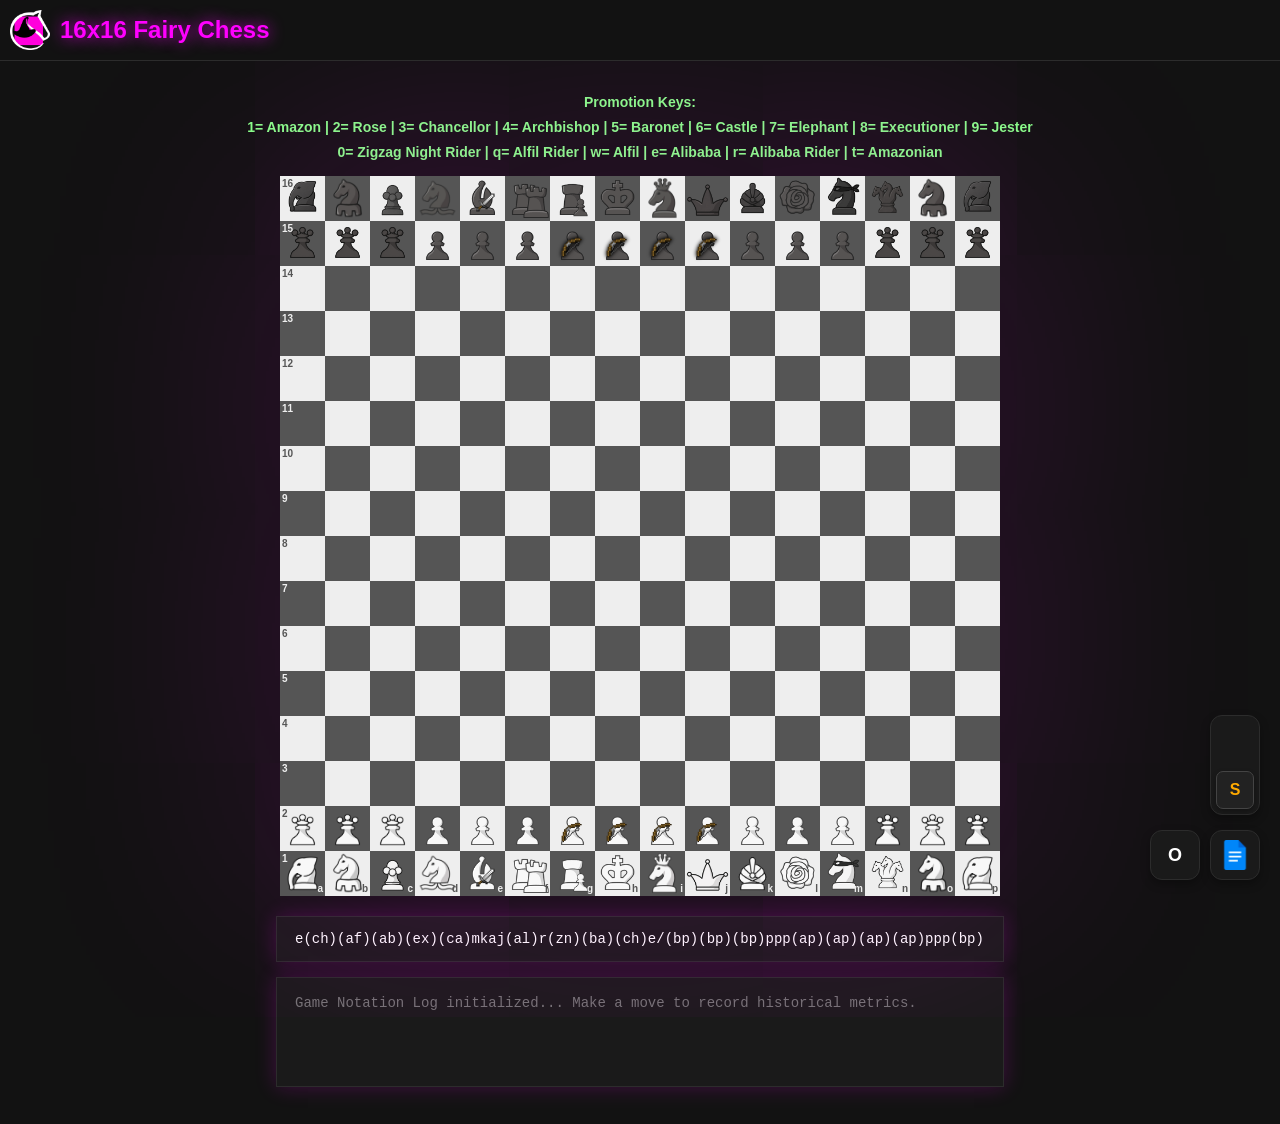
<file: index.html>
<!DOCTYPE html>
<html lang="en">
<head>
    <meta charset="UTF-8">
    <meta name="viewport" content="width=device-width, initial-scale=1.0">
    <title>MY 16x16 Fairy Chess</title>
    <link rel="icon" type="image" href="yes.png">
    <link rel="stylesheet" href="buttons.css">

    <script src="audioSystem.js"></script>    
    <script src="movementUtils.js"></script>

<!-- Individual piece movement modules -->
<script src="piecemovements/pawns.js"></script>
<script src="piecemovements/king.js"></script>
<script src="piecemovements/bishop.js"></script>
<script src="piecemovements/elephant.js"></script>
<script src="piecemovements/amazon.js"></script>
<script src="piecemovements/chancellor.js"></script>
<script src="piecemovements/archbishop.js"></script>
<script src="piecemovements/baronet.js"></script>
<script src="piecemovements/castle.js"></script>
<script src="piecemovements/executioner.js"></script>
<script src="piecemovements/alfil.js"></script>
<script src="piecemovements/alibaba.js"></script>
<script src="piecemovements/amazonian.js"></script>
<script src="piecemovements/jester.js"></script>
<script src="piecemovements/zigzagNightrider.js"></script>
<script src="piecemovements/alfilrider.js"></script>
<script src="piecemovements/alibabarider.js"></script>
<script src="piecemovements/rose.js"></script>
<script src="piecemovements/mortar.js"></script>
<script src="piecemovements/legacyPieces.js"></script>

<!-- Dispatcher must load after all movement modules -->
<script src="movements.js"></script>

    <script src="gameMode.js"></script>
    <script src="fenSystem.js"></script>
    <script src="notationSystem.js"></script> 

    <style>

.square img.piece-icon {
    width: 95%;            /* Scales nicely inside the 45px square */
    height: 95%;
    object-fit: contain;   /* Preserves image aspect ratio */
    pointer-events: none;  /* Lets click events pass straight through to the tile */
    user-select: none;
}
        
.top-bar {
    position: fixed;
    top: 0;
    left: 0;
    width: 100%;
    height: 60px;
    background-color: #121212; /* Matches your button colors */
    display: flex;
    justify-content: flex-start;
    align-items: center;
    z-index: 10000; /* Stays above everything else */
    border-bottom: 1px solid #2C2C2C;
    box-shadow: 0px 0px 0px rgba(0, 0, 0, 0.5);
}

/* Adjust the Body so the board doesn't hide behind the bar */
body {
    padding-top: 80px; /* Adjust this based on bar height */
}
        
        /* Base Chess Engine Layout Definitions */
        body {
            display: flex;
            flex-direction: column;
            align-items: center;
            background-color: #121212;
            color: #ffffff;
            font-family: 'Segoe UI', sans-serif;
            margin-top: 10px;
        }
        
        #board {
            display: grid;
            grid-template-columns: repeat(16, 45px);
            grid-template-rows: repeat(16, 45px);
            position: relative;
            outline: none;
            border-radius: 0px; 
            border: 0px solid #2C2C2C;            
            box-shadow: 0px 0px 20000px rgba(255,0,255,0.2);
            transition: border-color 0.2s ease, box-shadow 0.2s ease;
        }

        /* --- FEN CONTROLLER INTERFACE CONSOLE --- */
        .fen-container {
            width: 728px; /* 16 columns * 45px + 8px grid outer frame width = 728px flush match */
            margin: 20px auto 0 auto; 
            box-sizing: border-box;
        }

        #fen-textbox {
            width: 100%;
            padding: 14px 18px;
            background-color: #1A1A1A; 
            color: #ffffff;
            font-family: 'Consolas', 'Courier New', monospace; 
            font-size: 14px;
            box-sizing: border-box;
            outline: none;
            text-align: center;
            
            /* Completely flat edges, no rounded corners */
            border-radius: 0px; 
            border: 1px solid #2C2C2C;
            
            /* White glow: Identical copy of your #board glowing ambient lighting shadow */
            box-shadow: 0px 0px 20px rgba(255,0,255,0.2);
            transition: border-color 0.2s ease, box-shadow 0.2s ease;
        }

        #fen-textbox:focus {
            border-color: #444444;
            box-shadow: 0 0 25px rgba(255, 0, 255, 0.35);
        }

        /* --- FAIRY NOTATION LOGGER SYSTEM CONSOLE --- */
        .notation-container {
            width: 728px; /* Matches the chessboard width profile */
            margin: 15px auto 25px auto; 
            box-sizing: border-box;
        }

        #notation-textbox {
            width: 100%;
            height: 110px; 
            padding: 14px 18px;
            background-color: #1A1A1A; 
            color: #88ff88; /* Matrix Cyber Green */
            font-family: 'Consolas', 'Courier New', monospace;
            font-size: 14px;
            line-height: 1.6;
            box-sizing: border-box;
            outline: none;
            resize: none; 
            
            /* SCROLL SELECTION HANDLING: Keeps window dimensions fixed, lets text scroll */
            overflow-y: auto;
            white-space: pre;
            
            /* FLAT OUTLINE: Sharp layout matching frames */
            border-radius: 0px; 
            border: 1px solid #2C2C2C;
            box-shadow: 0px 0px 20px rgba(255,0,255,0.2);
            
            transition: border-color 0.2s ease, box-shadow 0.2s ease;
        }

        /* Custom text select highlights for manual drag selection scrolling */
        #notation-textbox::selection {
            background: #2A442A;
            color: #ffffff;
        }

        #notation-textbox:focus {
            border-color: #444444;
            box-shadow: 0 0 25px rgba(255, 255, 255, 0.35);
        }


        .square {
            width: 45px;
            height: 45px;
            display: flex;
            justify-content: center;
            align-items: center;
            font-size: 22px;
            font-weight: 900;
            cursor: pointer;
            user-select: none;
            position: relative;
        }
        .light { background-color: #eeeeee; }
        .dark { background-color: #555555; }
        .selected { background-color: #7b61ff !important; }
        
        .legal-move::after {
            content: '';
            position: absolute;
            width: 15px;
            height: 15px;
            background-color: rgba(0, 0, 0, 0.5);
            border-radius: 50%;
            z-index: 10;
        }

        .capture-move::after {
            content: '';
            position: absolute;
            top: 0; left: 0; right: 0; bottom: 0;
            border: 3px solid rgba(255, 0, 0, 0.85);
            z-index: 30; 
        }

        .piece {
            pointer-events: none;
            z-index: 20;
        }
        .white-piece {
            color: white;
            text-shadow: 2px 2px 0 #000, -1px -1px 0 #000, 1px -1px 0 #000, -1px 1px 0 #000;
        }
        .black-piece {
            color: black;
            text-shadow: 2px 2px 0 #fff, -1px -1px 0 #fff, 1px -1px 0 #fff, -1px 1px 0 #fff;
        }
    </style>
</head>
<body>
    <div class="top-bar">
    <img src="yes.png" alt="Logo" style="height: 40px; width: auto; margin-left: 10px;">
    <h2 style="color: #ff00ff; text-shadow: 0px 0px 15px rgba(255, 0, 255, 0.8); margin: 10px;">
        16x16 Fairy Chess
    </h2>
</div>
    
<div id="coord-toggle" class="coord-toggle-button" onclick="toggleCoordinates()" title="Toggle Board Coordinates">O</div>

<button onclick="window.location.href='docs.html'" class="docs-button" title="Open Rules Guide">
    <img src="docs.png" alt="Rules Icon">
</button>

    <div class="lever-track-container" onclick="toggleGameModeRules();">
        <div id="lever-knob" class="lever-slider-box">O</div>
    </div>

<div style="color: #88ff88; margin-bottom: 10px; font-size: 14px; font-weight: bold; text-align: center; max-width: 950px; line-height: 1.8; display: flex; flex-direction: column; align-items: center;">
        <div>Promotion Keys:</div>
        <div>
            1= Amazon | 2= Rose | 3= Chancellor | 4= Archbishop | 5= Baronet | 6= Castle | 7= Elephant | 8= Executioner | 9= Jester
        </div>
        <div>
            0= Zigzag Night Rider | q= Alfil Rider | w= Alfil | e= Alibaba | r= Alibaba Rider | t= Amazonian
        </div>

    </div>
    
    <div id="board"></div>

    <div class="fen-container">
        <input type="text" id="fen-textbox" value="" placeholder="Press Enter to execute FEN array positions..." autocomplete="off">
    </div>

    <div class="notation-container">
        <textarea id="notation-textbox" readonly placeholder="Game Notation Log initialized... Make a move to record historical metrics."></textarea>
    </div>

<script>

    let coordinatesVisible = true;

function toggleCoordinates() {
    coordinatesVisible = !coordinatesVisible;
    const btn = document.getElementById('coord-toggle');
    const boardEl = document.getElementById('board');

    if (coordinatesVisible) {
        btn.innerText = "O";
        boardEl.classList.remove('coords-hidden');
    } else {
        btn.innerText = "I";
        boardEl.classList.add('coords-hidden');
    }
}
    
    const boardSize = 16;
    let board = new Array(boardSize).fill(null).map(() => new Array(boardSize).fill(null));
    let positionStatus = "normal";
    let selectedSquare = null;
    let legalMoves = [];
    let enPassantTarget = null;
    let promotionSquare = null;

    let amazonianUnlocked = { white: false, black: false };
    let lastMovedPieceType = null; 

    const officerRow = [
        'E', 'Ch', 'Af', 'Ab', 'Ex', 'Ca', 'M', 'K', 
        'A', 'J', 'Al', 'R', 'ZN', 'Ba', 'Ch', 'E'
    ];

    const pawnRow = [
        'BP', 'BP', 'BP', 'P', 'P', 'P', 'AP', 'AP', 
        'AP', 'AP', 'P', 'P', 'P', 'BP', 'BP', 'BP'
    ];

    const promotionMap = {
        '1': 'A', '2': 'R', '3': 'Ch', '4': 'Ab', '5': 'Ba',
        '6': 'Ca', '7': 'E','8': 'Ex', '9': 'ZN', 
        'q': 'AfR', 'w': 'Af', 'e': 'Al', 'r': 'AlR', 't': 'Am', '0': 'J',
        'z': '0Q', 'x': '0R', 'c': '0N', 'v': '0P', 'b': '0B'
    };

    const longPieceNames = {
        'A': 'Amazon', 'R': 'Rose', 'Ch': 'Chancellor', 'Ab': 'Archbishop', 'Ba': 'Baronet',
        'Ca': 'Castle', 'E': 'Elephant', '0B': 'Bishop (Original)', 'Ex': 'Executioner', 'ZN': 'Zigzag Nightrider',
        'AfR': 'Alfilrider', 'Af': 'Alfil', 'Al': 'Alibaba', 'AlR': 'Alibabarider', 'Am': 'Amazonian', 'J': 'Jester',
        'M': 'Mortar', '0Q': 'Queen (Original)', '0R': 'Rook (Original)', '0N': 'Knight (Original)', '0P': 'Pawn (Original)'
    };

    function setupBoard() {
        for (let col = 0; col < boardSize; col++) {
            board[0][col] = { type: officerRow[col], color: 'black', moves: 0 };
            board[15][col] = { type: officerRow[col], color: 'white', moves: 0 };

            board[1][col] = { type: pawnRow[col], color: 'black', moves: 0 };
            board[14][col] = { type: pawnRow[col], color: 'white', moves: 0 };
        }
    }

    function findKing(color) {
        for (let r = 0; r < boardSize; r++) {
            for (let c = 0; c < boardSize; c++) {
                if (board[r][c] && board[r][c].type === 'K' && board[r][c].color === color) {
                    return { row: r, col: c };
                }
            }
        }
        return null;
    }

    function isSquareAttacked(targetRow, targetCol, attackerColor) {
        for (let r = 0; r < boardSize; r++) {
            for (let c = 0; c < boardSize; c++) {
                if (board[r][c] && board[r][c].color === attackerColor) {
                    if (typeof getPseudoLegalMoves !== 'function') return false;
                    const attackMoves = getPseudoLegalMoves(r, c);
for (let move of attackMoves) {

    // Normal movement attacks
    if (move.row === targetRow && move.col === targetCol) {
        return true;
    }

    // Arrow Pawn ranged attacks
    if (
        move.isArrowShoot &&
        move.targetRow === targetRow &&
        move.targetCol === targetCol
    ) {
        return true;
    }

    // Mortar shell attacks
    if (
        move.isMortarShot &&
        move.targetRow === targetRow &&
        move.targetCol === targetCol
    ) {
        return true;
    }
}
                }
            }
        }
        return false;
    }

    function isKingInCheck(color) {
        const kingPos = findKing(color);
        if (!kingPos) return false;
        const enemyColor = color === 'white' ? 'black' : 'white';
        return isSquareAttacked(kingPos.row, kingPos.col, enemyColor);
    }

    function getStrictlyLegalMoves(r, c) {
        const piece = board[r][c];
        if (!piece || typeof getPseudoLegalMoves !== 'function') return [];

        const pseudoMoves = getPseudoLegalMoves(r, c);
        let validMoves = [];

        for (let move of pseudoMoves) {
            const originalSource = board[r][c];
            const originalTarget = board[move.row][move.col];
            let originalArrowTarget = null;

            if (move.isArrowShoot) {
                originalArrowTarget = board[move.targetRow][move.targetCol];
                board[move.targetRow][move.targetCol] = null;
            }
            board[move.row][move.col] = originalSource;
            board[r][c] = null;

            if (!isKingInCheck(piece.color)) {
                validMoves.push(move);
            }

            board[r][c] = originalSource;
            board[move.row][move.col] = originalTarget;
            if (move.isArrowShoot) {
                board[move.targetRow][move.targetCol] = originalArrowTarget;
            }
        }
        return validMoves;
    }

    function scanGameEndConditions(playerColor) {
        let totalLegalMoves = 0;

        for (let r = 0; r < boardSize; r++) {
            for (let c = 0; c < boardSize; c++) {
                if (board[r][c] && board[r][c].color === playerColor) {
                    totalLegalMoves += getStrictlyLegalMoves(r, c).length;
                }
            }
        }   

    const inCheck = isKingInCheck(playerColor);

if (totalLegalMoves === 0) {
    if (inCheck) {
        positionStatus = "inmate";

        playCheckmateSound();

        setTimeout(() => alert(`🚨 CHECKMATE! Game Over.`), 150);
    } else {
        positionStatus = "instale";

        playStalemateSound();

        setTimeout(() => alert(`⚖️ STALEMATE!`), 150);
    }
} else if (inCheck) {
    positionStatus = "incheck";

    playCheckSound();

} else {
    positionStatus = "normal";
}
}

function appendStatusToLastMove() {
    if (moveHistoryLog.length === 0) return;

    const lastIndex = moveHistoryLog.length - 1;
    let activeLine = moveHistoryLog[lastIndex];

    let suffix = "";

    if (positionStatus === "incheck") {
        suffix = "+";
    } else if (positionStatus === "inmate") {
        suffix = "#";
    } else if (positionStatus === "instale") {
        suffix = "%";
    }

    if (suffix) {
        const placeholderIndex = activeLine.indexOf(" --XX--");

        if (placeholderIndex !== -1) {
            activeLine =
                activeLine.slice(0, placeholderIndex) +
                suffix +
                activeLine.slice(placeholderIndex);
        } else {
            activeLine += suffix;
        }

        moveHistoryLog[lastIndex] = activeLine;
    }

    updateNotationConsoleUI();
}
// =========================================================
// PERSISTENT BOARD RENDERER
// =========================================================
//
// The old drawBoard() destroyed and recreated all 256 squares
// every time anything happened. This caused visible flashing
// and unnecessary reloading of piece images.
//
// This version creates the board squares only once and then
// updates their contents/classes in place.
//

const boardSquares = [];

function initializeBoardVisuals() {
    const boardDiv = document.getElementById('board');
    if (!boardDiv || boardSquares.length > 0) return;

    const letters = "abcdefghijklmnop";

    for (let row = 0; row < boardSize; row++) {
        boardSquares[row] = [];

        for (let col = 0; col < boardSize; col++) {
            const square = document.createElement('div');

            square.className =
                `square ${(row + col) % 2 === 0 ? 'light' : 'dark'}`;

            square.dataset.row = row;
            square.dataset.col = col;

            if (col === 0) {
                const numLabel = document.createElement('span');
                numLabel.className = 'coord-label coord-number';
                numLabel.innerText = boardSize - row;
                square.appendChild(numLabel);
            }

            if (row === boardSize - 1) {
                const letLabel = document.createElement('span');
                letLabel.className = 'coord-label coord-letter';
                letLabel.innerText = letters[col];
                square.appendChild(letLabel);
            }

            square.addEventListener('click', () => {
                handleSquareClick(row, col);
            });

            boardDiv.appendChild(square);
            boardSquares[row][col] = square;
        }
    }
}

function drawBoard() {
    const boardDiv = document.getElementById('board');
    if (!boardDiv) return;

    initializeBoardVisuals();

    const statusSpan = document.getElementById('mimic-status');

    if (statusSpan) {
        statusSpan.innerText =
            lastMovedPieceType
                ? `${longPieceNames[lastMovedPieceType] || lastMovedPieceType} (${lastMovedPieceType})`
                : "None (King Fallback)";
    }

    const whiteInCheck = isKingInCheck('white');
    const blackInCheck = isKingInCheck('black');

    for (let row = 0; row < boardSize; row++) {
        for (let col = 0; col < boardSize; col++) {

            const square = boardSquares[row][col];

            square.classList.remove(
                'selected',
                'legal-move',
                'capture-move'
            );

            square.style.backgroundColor = '';

            if (
                selectedSquare &&
                selectedSquare.row === row &&
                selectedSquare.col === col
            ) {
                square.classList.add('selected');
            }

            const legalMove = legalMoves.find(m => {

                if (m.isMortarShot) {
                    return (
                        m.targetRow === row &&
                        m.targetCol === col
                    );
                }

                return (
                    m.row === row &&
                    m.col === col
                );
            });

            if (legalMove) {
                if (legalMove.isCapture) {
                    square.classList.add('capture-move');
                } else {
                    square.classList.add('legal-move');
                }
            }

            const piece = board[row][col];

            let pieceElement = square.querySelector(
                '.piece-icon, .piece'
            );

            if (!piece) {

                if (pieceElement) {
                    pieceElement.remove();
                }

                square.dataset.pieceKey = '';

            } else {

                const colorPrefix =
                    piece.color === 'white' ? 'W' : 'B';

                const pieceKey =
                    `${colorPrefix}_${piece.type}`;

                if (square.dataset.pieceKey !== pieceKey) {

                    if (pieceElement) {
                        pieceElement.remove();
                    }

                    const pieceImg =
                        document.createElement('img');

                    pieceImg.src =
                        `pieces/${colorPrefix}_${piece.type}.png`;

                    pieceImg.className =
                        'piece-icon';

                    pieceImg.alt =
                        `${piece.color} ${piece.type}`;

                    pieceImg.draggable = false;

                    pieceImg.onerror = function () {

                        if (
                            this.dataset.fallbackApplied === 'true'
                        ) {
                            return;
                        }

                        this.dataset.fallbackApplied = 'true';

                        const fallbackSpan =
                            document.createElement('span');

                        fallbackSpan.className =
                            `piece ${piece.color}-piece`;

                        fallbackSpan.innerText =
                            piece.type;

                        this.replaceWith(fallbackSpan);
                    };

                    square.appendChild(pieceImg);

                    square.dataset.pieceKey = pieceKey;
                }
            }

            if (piece && piece.type === 'K') {

                if (
                    (piece.color === 'white' && whiteInCheck) ||
                    (piece.color === 'black' && blackInCheck)
                ) {
                    square.style.backgroundColor = '#8b0000';
                }
            }
        }
    }
}    
function checkAlfilPromotion(row, col) {
    const piece = board[row][col];
    if (!piece || piece.type !== 'Af') return;

    if (
        (piece.color === 'white' && row <= 7) ||
        (piece.color === 'black' && row >= 8)
    ) {
        piece.type = 'AfR';

        setTimeout(() => {
            alert(`${piece.color.toUpperCase()} Alfil upgraded to Alfilrider!`);
        }, 50);
    }
}
    function checkAlibabaPromotion(row, col, capturedPiece) {
        const piece = board[row][col];
        if (!piece || piece.type !== 'Al') return;
        if (capturedPiece && (capturedPiece.type === 'P' || capturedPiece.type === '0P' || capturedPiece.type === 'BP' || capturedPiece.type === 'AP')) {
            piece.type = 'AlR';
            setTimeout(() => alert(`💥 SUCCESS! Alibaba evolved into Alibabarider!`), 50);
        }
    }

    function checkExecutioner(r, c) {
        const piece = board[r][c];
        if (!piece || piece.type !== 'Ex') return;
        const adjs = [[-1,-1],[-1,0],[-1,1],[0,-1],[0,1],[1,-1],[1,0],[1,1]];
        let executed = false;
        let victimColor = '';

        adjs.forEach(d => {
            let nr = r + d[0], nc = c + d[1];
            if (onBoard(nr, nc)) {
                let target = board[nr][nc];
                if (target && target.type === 'A' && target.color !== piece.color) {
                    victimColor = target.color;
                    board[nr][nc] = null; executed = true;
                }
            }
        });
        if (executed) {
            board[r][c] = null; 
            amazonianUnlocked[victimColor] = true; 
            setTimeout(() => alert(`🚨 AMAZONIAN UNLOCKED for ${victimColor.toUpperCase()}!`), 50);
        }
    }

    function handleSquareClick(row, col) {
        if (promotionSquare) return;
        
        if (selectedSquare) {
const isLegal = legalMoves.find(m => {
    if (m.isMortarShot) {
        return m.targetRow === row && m.targetCol === col;
    }

    return m.row === row && m.col === col;
});
            if (isLegal) {
                const { row: sr, col: sc } = selectedSquare;
                const piece = board[sr][sc];

// =========================================================
// MORTAR SHELL
// =========================================================
//
// A Mortar shell captures the target without moving
// the Mortar itself.

if (isLegal.isMortarShot) {

    const targetRow = isLegal.targetRow;
    const targetCol = isLegal.targetCol;

    const capturedPiece = board[targetRow][targetCol];

    // Record the shell attack.
    if (typeof recordNotationMove === 'function') {
        recordNotationMove(
            sr,
            sc,
            sr,
            sc,
            piece,
            capturedPiece,
            false,
            piece.type,
            targetRow,
            targetCol
        );
    }

    // Destroy the target.
    board[targetRow][targetCol] = null;

    // IMPORTANT:
    // Do NOT move the Mortar.
    //
    // We intentionally do NOT do:
    //
    // board[row][col] = piece;
    // board[sr][sc] = null;

    enPassantTarget = null;

    piece.moves += 1;

    selectedSquare = null;
    legalMoves = [];

if (typeof advanceTurnState === 'function') {
    advanceTurnState();

    // Don't update FEN while waiting for promotion.
    if (!promotionSquare) {
        updateFenConsole();
    }
}

    const opponentColor =
        piece.color === 'white' ? 'black' : 'white';

scanGameEndConditions(opponentColor);
appendStatusToLastMove();

// =========================================================
// MORTAR SHELL SOUND
// =========================================================
// Game-status sounds take priority over capture sound.

if (positionStatus === "inmate") {
    // Checkmate sound already played.
}
else if (positionStatus === "incheck") {
    // Check sound already played.
}
else if (positionStatus === "instale") {
    // Stalemate sound already played.
}
else {
    playCaptureSound();
}

drawBoard();

return;
}
                const isWhite = piece.color === 'white';
                const dir = isWhite ? -1 : 1;
                let capturedPiece = board[row][col];



// --- BEGIN MOVEMENT LOGGING SEPARATOR ---
                const movingPieceIdentity = piece.type;
                let executionerVictimCoord = null;
                let executionerVictimPiece = null;

                // SPECIAL LOGIC: Scan for Executioner passive splash-damage targets before the board updates
                if (piece.type === 'Ex') {
                    const adjs = [[-1,-1],[-1,0],[-1,1],[0,-1],[0,1],[1,-1],[1,0],[1,1]];
                    for (let d of adjs) {
                        let nr = row + d[0], nc = col + d[1];
                        if (onBoard(nr, nc)) {
                            let target = board[nr][nc];
                            if (target && target.type === 'A' && target.color !== piece.color) {
                                executionerVictimCoord = { r: nr, c: nc };
                                executionerVictimPiece = target;
                                break; // Log the first executed Amazon found
                            }
                        }
                    }
                }

                if (isLegal.isArrowShoot) {
                    capturedPiece = board[isLegal.targetRow][isLegal.targetCol];
                    if (typeof recordNotationMove === 'function') {
                        recordNotationMove(sr, sc, row, col, piece, capturedPiece, true, movingPieceIdentity, isLegal.targetRow, isLegal.targetCol);
                    }
                    board[isLegal.targetRow][isLegal.targetCol] = null; 
                } else if (executionerVictimCoord) {

                    capturedPiece = executionerVictimPiece;

                    // Trigger custom log mapping for Executioner massive wipeouts
                    if (typeof recordNotationMove === 'function') {
                        recordNotationMove(sr, sc, row, col, piece, executionerVictimPiece, false, movingPieceIdentity, executionerVictimCoord.r, executionerVictimCoord.c, true);
                    }
                } else {
                    if (isLegal.isEnPassant && enPassantTarget) {
                        capturedPiece = board[enPassantTarget.captureRow][enPassantTarget.captureCol];
                    }
                    if (typeof recordNotationMove === 'function') {
                        recordNotationMove(sr, sc, row, col, piece, capturedPiece, false, movingPieceIdentity);
                    }
                }
                // --- END MOVEMENT LOGGING SEPARATOR ---



                if (piece.type === 'Ex' && capturedPiece && capturedPiece.type === 'A' && capturedPiece.color !== piece.color) {
                    const victimColor = capturedPiece.color;
                    amazonianUnlocked[victimColor] = true;
                }

                if (isLegal.isEnPassant && enPassantTarget) {
                    board[enPassantTarget.captureRow][enPassantTarget.captureCol] = null;
                }

                if (piece.type !== 'J') {
                    lastMovedPieceType = piece.type;
                }

                board[row][col] = piece;
                board[sr][sc] = null;
                enPassantTarget = null; 
                
                if (piece.type === 'P' || piece.type === '0P' || piece.type === 'BP' || piece.type === 'AP') {
                    const squaresMoved = Math.abs(row - sr);

                    if (piece.type === 'P' && piece.moves === 0 && squaresMoved === 3) {
                        enPassantTarget = { row: row - dir, col: col, captureRow: row, captureCol: col, type: 'P' };
                    } 
                    else if (piece.type === '0P' && piece.moves === 0 && squaresMoved === 2) {
                        enPassantTarget = { row: row - dir, col: col, captureRow: row, captureCol: col, type: '0P' };
                    }
                    else if (piece.type === 'AP' && piece.moves === 0 && squaresMoved === 3) {
                        enPassantTarget = { row: row - dir, col: col, captureRow: row, captureCol: col, type: 'AP' };
                    }
                    else if (piece.type === 'AP' && piece.moves === 0 && squaresMoved === 2) {
                        enPassantTarget = { row: row - dir, col: col, captureRow: row, captureCol: col, type: 'AP' };
                    }
                    else if (piece.type === 'BP' && isLegal.stepCount && isLegal.stepCount > 1) {
                        const shadowR = sr + (dir * (isLegal.stepCount - 1));
                        const shadowC = sc + (Math.sign(col - sc) * (isLegal.stepCount - 1));
                        enPassantTarget = { row: shadowR, col: shadowC, captureRow: row, captureCol: col, type: 'BP' };
                    }

                    if ((isWhite && row === 0) || (!isWhite && row === 15)) {
                        board[row][col].type = '?'; promotionSquare = { row, col };
                    }
                }

                piece.moves += 1;
                
                checkExecutioner(row, col);
checkAlfilPromotion(row, col, capturedPiece);
                checkAlibabaPromotion(row, col, capturedPiece);

                selectedSquare = null; legalMoves = []; 

if (typeof advanceTurnState === 'function') {
    advanceTurnState();

    // Don't update FEN while waiting for promotion.
    if (!promotionSquare) {
        updateFenConsole();
    }
}


const opponentColor = isWhite ? 'black' : 'white';

// If this move caused a promotion, wait until the player
// chooses the promotion piece before checking the position.
if (!promotionSquare) {
    scanGameEndConditions(opponentColor);
    appendStatusToLastMove();

    // =========================================================
    // MOVE / CAPTURE SOUND
    // =========================================================
    //
    // Game-status sounds take priority over move sounds.
    //

    if (positionStatus === "inmate") {
        // Checkmate sound already played by scanGameEndConditions().
    } 
    else if (positionStatus === "incheck") {
        // Check sound already played by scanGameEndConditions().
    } 
    else if (positionStatus === "instale") {
        // Stalemate sound already played by scanGameEndConditions().
    } 
    else if (capturedPiece) {
        playCaptureSound();
    } 
    else if (isWhite) {
        playWhiteMoveSound();
    } 
    else {
        playBlackMoveSound();
    }
}

drawBoard(); 
return;
            } else if (board[row][col] && board[row][col].color === board[selectedSquare.row][selectedSquare.col].color) {
                if (typeof isCorrectTurn === 'function' && !isCorrectTurn(board[row][col].color)) return;
    selectedSquare = { row, col };

    if (turnRestrictedMode) {
        legalMoves = getStrictlyLegalMoves(row, col);
    } else {
        legalMoves = getPseudoLegalMoves(row, col);
    }

    drawBoard(); 
                return;
            } else {
                selectedSquare = null; legalMoves = []; drawBoard(); return;
            }
        } 
        
        if (board[row][col]) {
            if (typeof isCorrectTurn === 'function' && !isCorrectTurn(board[row][col].color)) return;
    selectedSquare = { row, col };

    if (turnRestrictedMode) {
        legalMoves = getStrictlyLegalMoves(row, col);
    } else {
        legalMoves = getPseudoLegalMoves(row, col);
    }

    drawBoard(); 
        }
    }

    window.addEventListener('keydown', (event) => {
        if (!promotionSquare) return;
        const selectedType = promotionMap[event.key];
        if (selectedType) {
            const { row, col } = promotionSquare;
            const playerColor = board[row][col].color;

            if (selectedType === 'Am' && !amazonianUnlocked[playerColor]) {
                alert(`❌ PROMOTION LOCKED!`);
                return;
            }

board[row][col].type = selectedType; 
promotionSquare = null; 
playPromoteSound();

// Add the promotion notation first.
if (typeof appendPromotionToLastMove === 'function') {
    appendPromotionToLastMove(selectedType);
}

const opponentColor = playerColor === 'white' ? 'black' : 'white';

// Now that the pawn has become the actual promoted piece,
// check whether the promotion caused check, mate, or stalemate.
scanGameEndConditions(opponentColor);
appendStatusToLastMove();

drawBoard();
            updateFenConsole(); 
        }
    });

window.addEventListener('DOMContentLoaded', () => {
    setupBoard();
    drawBoard();
    updateFenConsole(); 
});

</script>
</body>
</html>
</file>
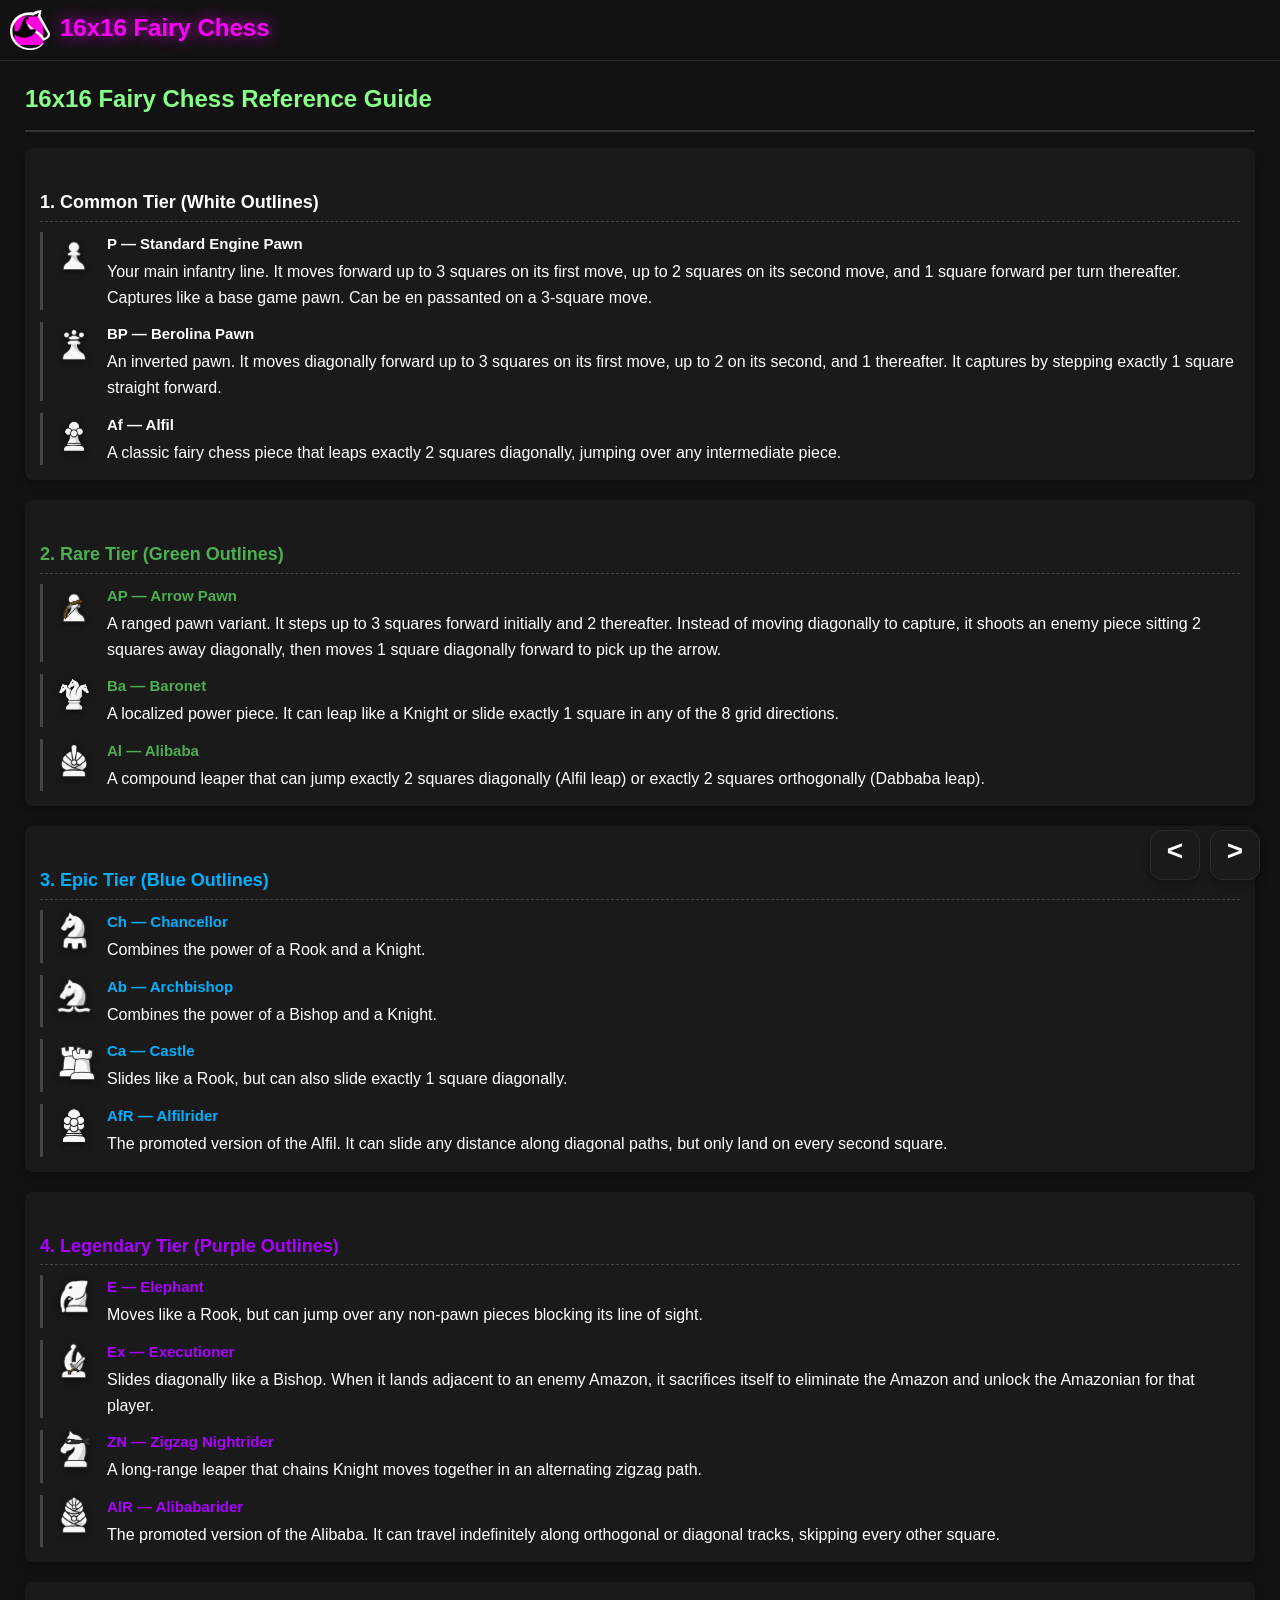
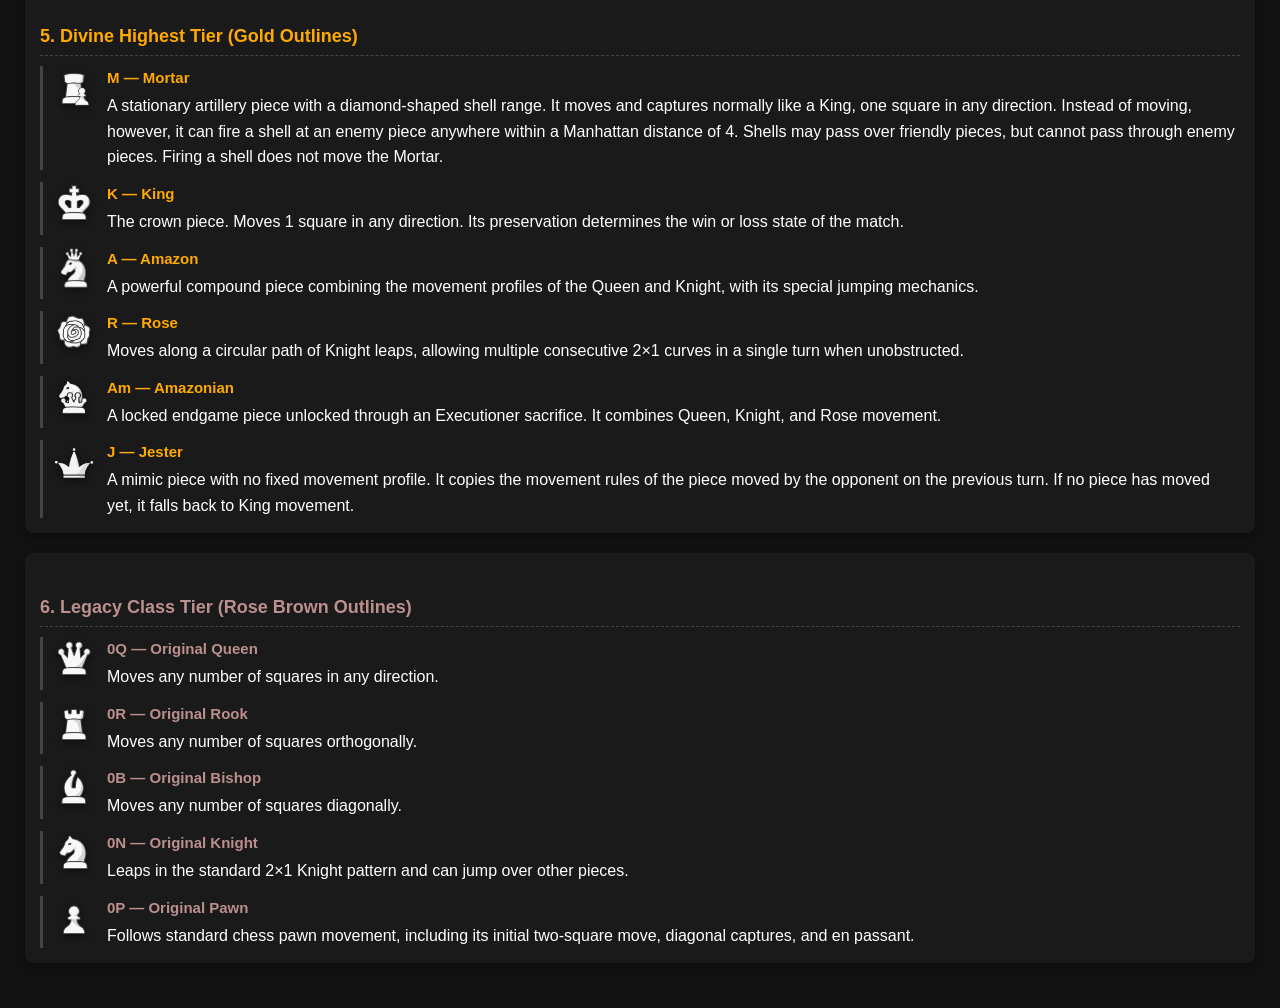
<file: docs.html>
<!DOCTYPE html>
<html lang="en">
<head>
<link rel="icon" type="image" href="yes.png">
    <meta charset="UTF-8">
    <meta name="viewport" content="width=device-width, initial-scale=1.0">
    <title>16x16 Fairy Chess Rules Reference</title>
    <style>

/* --- DOCUMENTATION PIECE ICONS --- */

.piece-entry {
    display: flex;
    align-items: flex-start;
    gap: 12px;
    min-height: 42px;
}

.docs-piece-icon {
    width: 42px;
    height: 42px;
    object-fit: contain;
    flex: 0 0 42px;
    filter: drop-shadow(0 2px 3px rgba(0, 0, 0, 0.5));
}

.piece-description {
    flex: 1;
    line-height: 1.6;
}

.piece-name {
    display: block;
    margin-bottom: 3px;
}

.site-title {
    color: #ff00ff;
    text-shadow: 0px 0px 15px rgba(255, 0, 255, 0.8);
    margin: 10px;
    font-family: 'Segoe UI', sans-serif;
    font-size: 1.5em;
    font-weight: bold;
    text-decoration: none;
    border: none;
}

.top-bar {
    position: fixed;
    top: 0;
    left: 0;
    width: 100%;
    height: 60px;
    background-color: #121212;
    display: flex;
    justify-content: flex-start;
    align-items: center;
    z-index: 10000;
    border-bottom: 1px solid #2C2C2C;
    box-shadow: 0px 0px 0px rgba(0, 0, 0, 0.5);
}


.docs-navigation {
    position: fixed;
    bottom: 20px;
    right: 20px;

    display: flex;
    gap: 10px;

    z-index: 9999;
}

.docs-navigation button {
    width: 50px;
    height: 50px;

    padding-bottom: 10px;

    background-color: #1A1A1A;
    border-radius: 12px;
    box-sizing: border-box;

    display: flex;
    justify-content: center;
    align-items: center;

    border: 1px solid #2C2C2C;
    box-shadow: 0 4px 10px rgba(0, 0, 0, 0.3);

    cursor: pointer;

    color: #ffffff;
    font-family: 'Segoe UI', sans-serif;
    font-size: 28px;
    font-weight: 900;
    line-height: 1;

    transition: transform 0.2s ease, box-shadow 0.2s ease;
}

.docs-navigation button:hover {
    transform: translateY(-2px);
    box-shadow: 0 6px 14px rgba(0, 0, 0, 0.4);
    background-color: #2A2A2A;
    border-color: #777777;
}

.docs-navigation button:active {
    transform: translateY(2px) scale(0.95);
    box-shadow: 0 2px 5px rgba(0, 0, 0, 0.5);
    background-color: #111111;
}

        body {
            font-family: 'Segoe UI', -apple-system, BlinkMacSystemFont, Roboto, sans-serif;
            background-color: #121212;
            color: #ffffff;
            padding: 80px 25px 25px 25px;
            line-height: 1.6;
            margin: 0;
        }
        
        h1 {
            color: #88ff88;
            border-bottom: 2px solid #333;
            padding-bottom: 12px;
            font-size: 24px;
            margin-top: 0;
        }

        h2 {
            font-size: 18px;
            margin-top: 25px;
            margin-bottom: 10px;
            border-bottom: 1px dashed #444;
            padding-bottom: 4px;
        }

        .section {
            background-color: #1a1a1a;
            border-radius: 8px;
            padding: 15px;
            margin-bottom: 20px;
            box-shadow: 0 4px 10px rgba(0, 0, 0, 0.3);
        }

        ul {
            list-style-type: none;
            padding-left: 0;
            margin: 0;
        }

        li {
            margin-bottom: 12px;
            padding-left: 10px;
            border-left: 3px solid #444;
        }

        li:last-child {
            margin-bottom: 0;
        }

        /* --- THEME DESIGN COLOR TIERS --- */
        .tier-common { color: #ffffff; font-weight: bold; font-size: 15px; }
        .tier-rare { color: #4caf50; font-weight: bold; font-size: 15px; }
        .tier-epic { color: #00b0ff; font-weight: bold; font-size: 15px; }
        .tier-legendary { color: #aa00ff; font-weight: bold; font-size: 15px; }
        .tier-gold { color: #ffaa00; font-weight: bold; font-size: 15px; }
        .tier-legacy { color: #bc8f8f; font-weight: bold; font-size: 15px; dashed-bottom: 1px solid #444; }

        .heading-common { color: #ffffff; }
        .heading-rare { color: #4caf50; }
        .heading-epic { color: #00b0ff; }
        .heading-legendary { color: #aa00ff; }
        .heading-gold { color: #ffaa00; }
        .heading-legacy { color: #bc8f8f; }

        .highlight-text {
            color: #ff5555;
            font-weight: bold;
        }

        .diagram-container {
            text-align: center;
            margin: 15px 0;
            background-color: #222;
            padding: 10px;
            border-radius: 6px;
            border: 1px solid #333;
        }

        .diagram-container img {
            max-width: 100%;
            height: auto;
            border-radius: 4px;
            box-shadow: 0 2px 8px rgba(0,0,0,0.5);
        }
        
        .diagram-group {
            display: flex;
            gap: 15px;
            justify-content: center;
            flex-wrap: wrap;
        }
    </style>
</head>
<body>

<div class="top-bar">
    <img src="yes.png" alt="Logo"
         style="height: 40px; width: auto; margin-left: 10px;">

    <h2 class="site-title">
        16x16 Fairy Chess
    </h2>
</div>

<div class="docs-navigation">
    <button onclick="window.location.href='index.html'" title="Back">&lt;</button>
    <button onclick="window.location.href='docs2.html'" title="Next">&gt;</button>
</div>


    <h1>16x16 Fairy Chess Reference Guide</h1>

<div class="section">
    <h2 class="heading-common">1. Common Tier (White Outlines)</h2>

    <ul>
        <li>
            <div class="piece-entry">
                <img src="pieces/W_P.png"
                     alt="Pawn"
                     class="docs-piece-icon">

                <div class="piece-description">
                    <strong class="tier-common piece-name">
                        P — Standard Engine Pawn
                    </strong>

                    Your main infantry line. It moves forward up to
                    3 squares on its first move, up to 2 squares on
                    its second move, and 1 square forward per turn
                    thereafter. Captures like a base game pawn.
                    Can be en passanted on a 3-square move.
                </div>
            </div>
        </li>


        <li>
            <div class="piece-entry">
                <img src="pieces/W_BP.png"
                     alt="Berolina Pawn"
                     class="docs-piece-icon">

                <div class="piece-description">
                    <strong class="tier-common piece-name">
                        BP — Berolina Pawn
                    </strong>

                    An inverted pawn. It moves diagonally forward up
                    to 3 squares on its first move, up to 2 on its
                    second, and 1 thereafter. It captures by stepping
                    exactly 1 square straight forward.
                </div>
            </div>
        </li>

        <li>
            <div class="piece-entry">
                <img src="pieces/W_Af.png"
                     alt="Alfil"
                     class="docs-piece-icon">

                <div class="piece-description">
                    <strong class="tier-common piece-name">
                        Af — Alfil
                    </strong>

                    A classic fairy chess piece that leaps exactly
                    2 squares diagonally, jumping over any
                    intermediate piece.
                </div>
            </div>
        </li>
    </ul>
</div>

<div class="section">
    <h2 class="heading-rare">2. Rare Tier (Green Outlines)</h2>

    <ul>
        <li>
            <div class="piece-entry">
                <img src="pieces/W_AP.png"
                     alt="Arrow Pawn"
                     class="docs-piece-icon">

                <div class="piece-description">
                    <strong class="tier-rare piece-name">
                        AP — Arrow Pawn
                    </strong>

                    A ranged pawn variant. It steps up to 3 squares
                    forward initially and 2 thereafter. Instead of
                    moving diagonally to capture, it shoots an enemy
                    piece sitting 2 squares away diagonally, then
                    moves 1 square diagonally forward to pick up
                    the arrow.

                    <!-- Your existing arrow pawn diagrams can stay here -->
                </div>
            </div>
        </li>

        <li>
            <div class="piece-entry">
                <img src="pieces/W_Ba.png"
                     alt="Baronet"
                     class="docs-piece-icon">

                <div class="piece-description">
                    <strong class="tier-rare piece-name">
                        Ba — Baronet
                    </strong>

                    A localized power piece. It can leap like a
                    Knight or slide exactly 1 square in any of the
                    8 grid directions.
                </div>
            </div>
        </li>

        <li>
            <div class="piece-entry">
                <img src="pieces/W_Al.png"
                     alt="Alibaba"
                     class="docs-piece-icon">

                <div class="piece-description">
                    <strong class="tier-rare piece-name">
                        Al — Alibaba
                    </strong>

                    A compound leaper that can jump exactly
                    2 squares diagonally (Alfil leap) or exactly
                    2 squares orthogonally (Dabbaba leap).
                </div>
            </div>
        </li>
    </ul>
</div>

<div class="section">
    <h2 class="heading-epic">3. Epic Tier (Blue Outlines)</h2>

    <ul>
        <li>
            <div class="piece-entry">
                <img src="pieces/W_Ch.png"
                     alt="Chancellor"
                     class="docs-piece-icon">

                <div class="piece-description">
                    <strong class="tier-epic piece-name">
                        Ch — Chancellor
                    </strong>

                    Combines the power of a Rook and a Knight.
                </div>
            </div>
        </li>

        <li>
            <div class="piece-entry">
                <img src="pieces/W_Ab.png"
                     alt="Archbishop"
                     class="docs-piece-icon">

                <div class="piece-description">
                    <strong class="tier-epic piece-name">
                        Ab — Archbishop
                    </strong>

                    Combines the power of a Bishop and a Knight.
                </div>
            </div>
        </li>

        <li>
            <div class="piece-entry">
                <img src="pieces/W_Ca.png"
                     alt="Castle"
                     class="docs-piece-icon">

                <div class="piece-description">
                    <strong class="tier-epic piece-name">
                        Ca — Castle
                    </strong>

                    Slides like a Rook, but can also slide exactly
                    1 square diagonally.
                </div>
            </div>
        </li>

        <li>
            <div class="piece-entry">
                <img src="pieces/W_AfR.png"
                     alt="Alfilrider"
                     class="docs-piece-icon">

                <div class="piece-description">
                    <strong class="tier-epic piece-name">
                        AfR — Alfilrider
                    </strong>

                    The promoted version of the Alfil. It can slide
                    any distance along diagonal paths, but only land
                    on every second square.
                </div>
            </div>
        </li>
    </ul>
</div>

<div class="section">
    <h2 class="heading-legendary">4. Legendary Tier (Purple Outlines)</h2>

    <ul>
        <li>
            <div class="piece-entry">
                <img src="pieces/W_E.png"
                     alt="Elephant"
                     class="docs-piece-icon">

                <div class="piece-description">
                    <strong class="tier-legendary piece-name">
                        E — Elephant
                    </strong>

                    Moves like a Rook, but can jump over any
                    non-pawn pieces blocking its line of sight.
                </div>
            </div>
        </li>

        <li>
            <div class="piece-entry">
                <img src="pieces/W_Ex.png"
                     alt="Executioner"
                     class="docs-piece-icon">

                <div class="piece-description">
                    <strong class="tier-legendary piece-name">
                        Ex — Executioner
                    </strong>

                    Slides diagonally like a Bishop. When it lands
                    adjacent to an enemy Amazon, it sacrifices itself
                    to eliminate the Amazon and unlock the Amazonian
                    for that player.
                </div>
            </div>
        </li>

        <li>
            <div class="piece-entry">
                <img src="pieces/W_ZN.png"
                     alt="Zigzag Nightrider"
                     class="docs-piece-icon">

                <div class="piece-description">
                    <strong class="tier-legendary piece-name">
                        ZN — Zigzag Nightrider
                    </strong>

                    A long-range leaper that chains Knight moves
                    together in an alternating zigzag path.
                </div>
            </div>
        </li>

        <li>
            <div class="piece-entry">
                <img src="pieces/W_AlR.png"
                     alt="Alibabarider"
                     class="docs-piece-icon">

                <div class="piece-description">
                    <strong class="tier-legendary piece-name">
                        AlR — Alibabarider
                    </strong>

                    The promoted version of the Alibaba. It can
                    travel indefinitely along orthogonal or diagonal
                    tracks, skipping every other square.
                </div>
            </div>
        </li>
    </ul>
</div>

<div class="section">
    <h2 class="heading-gold">5. Divine Highest Tier (Gold Outlines)</h2>

    <ul>
        <li>
            <div class="piece-entry">
                <img src="pieces/W_M.png"
                     alt="Mortar"
                     class="docs-piece-icon">

                <div class="piece-description">
                    <strong class="tier-gold piece-name">
                        M — Mortar
                    </strong>

                    A stationary artillery piece with a
                    diamond-shaped shell range.

                    It moves and captures normally like a King,
                    one square in any direction. Instead of moving,
                    however, it can fire a shell at an enemy piece
                    anywhere within a Manhattan distance of 4.

                    Shells may pass over friendly pieces, but cannot
                    pass through enemy pieces. Firing a shell does
                    not move the Mortar.
                </div>
            </div>
        </li>

        <li>
            <div class="piece-entry">
                <img src="pieces/W_K.png"
                     alt="King"
                     class="docs-piece-icon">

                <div class="piece-description">
                    <strong class="tier-gold piece-name">
                        K — King
                    </strong>

                    The crown piece. Moves 1 square in any direction.
                    Its preservation determines the win or loss state
                    of the match.
                </div>
            </div>
        </li>

        <li>
            <div class="piece-entry">
                <img src="pieces/W_A.png"
                     alt="Amazon"
                     class="docs-piece-icon">

                <div class="piece-description">
                    <strong class="tier-gold piece-name">
                        A — Amazon
                    </strong>

                    A powerful compound piece combining the movement
                    profiles of the Queen and Knight, with its special
                    jumping mechanics.
                </div>
            </div>
        </li>

        <li>
            <div class="piece-entry">
                <img src="pieces/W_R.png"
                     alt="Rose"
                     class="docs-piece-icon">

                <div class="piece-description">
                    <strong class="tier-gold piece-name">
                        R — Rose
                    </strong>

                    Moves along a circular path of Knight leaps,
                    allowing multiple consecutive 2×1 curves in a
                    single turn when unobstructed.
                </div>
            </div>
        </li>

        <li>
            <div class="piece-entry">
                <img src="pieces/W_Am.png"
                     alt="Amazonian"
                     class="docs-piece-icon">

                <div class="piece-description">
                    <strong class="tier-gold piece-name">
                        Am — Amazonian
                    </strong>

                    A locked endgame piece unlocked through an
                    Executioner sacrifice. It combines Queen,
                    Knight, and Rose movement.
                </div>
            </div>
        </li>

        <li>
            <div class="piece-entry">
                <img src="pieces/W_J.png"
                     alt="Jester"
                     class="docs-piece-icon">

                <div class="piece-description">
                    <strong class="tier-gold piece-name">
                        J — Jester
                    </strong>

                    A mimic piece with no fixed movement profile.
                    It copies the movement rules of the piece moved
                    by the opponent on the previous turn. If no piece
                    has moved yet, it falls back to King movement.
                </div>
            </div>
        </li>
    </ul>
</div>

<div class="section">
    <h2 class="heading-legacy">6. Legacy Class Tier (Rose Brown Outlines)</h2>

    <ul>
        <li>
            <div class="piece-entry">
                <img src="pieces/W_0Q.png"
                     alt="Original Queen"
                     class="docs-piece-icon">

                <div class="piece-description">
                    <strong class="tier-legacy piece-name">
                        0Q — Original Queen
                    </strong>

                    Moves any number of squares in any direction.
                </div>
            </div>
        </li>

        <li>
            <div class="piece-entry">
                <img src="pieces/W_0R.png"
                     alt="Original Rook"
                     class="docs-piece-icon">

                <div class="piece-description">
                    <strong class="tier-legacy piece-name">
                        0R — Original Rook
                    </strong>

                    Moves any number of squares orthogonally.
                </div>
            </div>
        </li>

        <li>
            <div class="piece-entry">
                <img src="pieces/W_0B.png"
                     alt="Original Bishop"
                     class="docs-piece-icon">

                <div class="piece-description">
                    <strong class="tier-legacy piece-name">
                        0B — Original Bishop
                    </strong>

                    Moves any number of squares diagonally.
                </div>
            </div>
        </li>

        <li>
            <div class="piece-entry">
                <img src="pieces/W_0N.png"
                     alt="Original Knight"
                     class="docs-piece-icon">

                <div class="piece-description">
                    <strong class="tier-legacy piece-name">
                        0N — Original Knight
                    </strong>

                    Leaps in the standard 2×1 Knight pattern and
                    can jump over other pieces.
                </div>
            </div>
        </li>

        <li>
            <div class="piece-entry">
                <img src="pieces/W_0P.png"
                     alt="Original Pawn"
                     class="docs-piece-icon">

                <div class="piece-description">
                    <strong class="tier-legacy piece-name">
                        0P — Original Pawn
                    </strong>

                    Follows standard chess pawn movement, including
                    its initial two-square move, diagonal captures,
                    and en passant.
                </div>
            </div>
        </li>
    </ul>
</div>

</body>
</html>
</file>
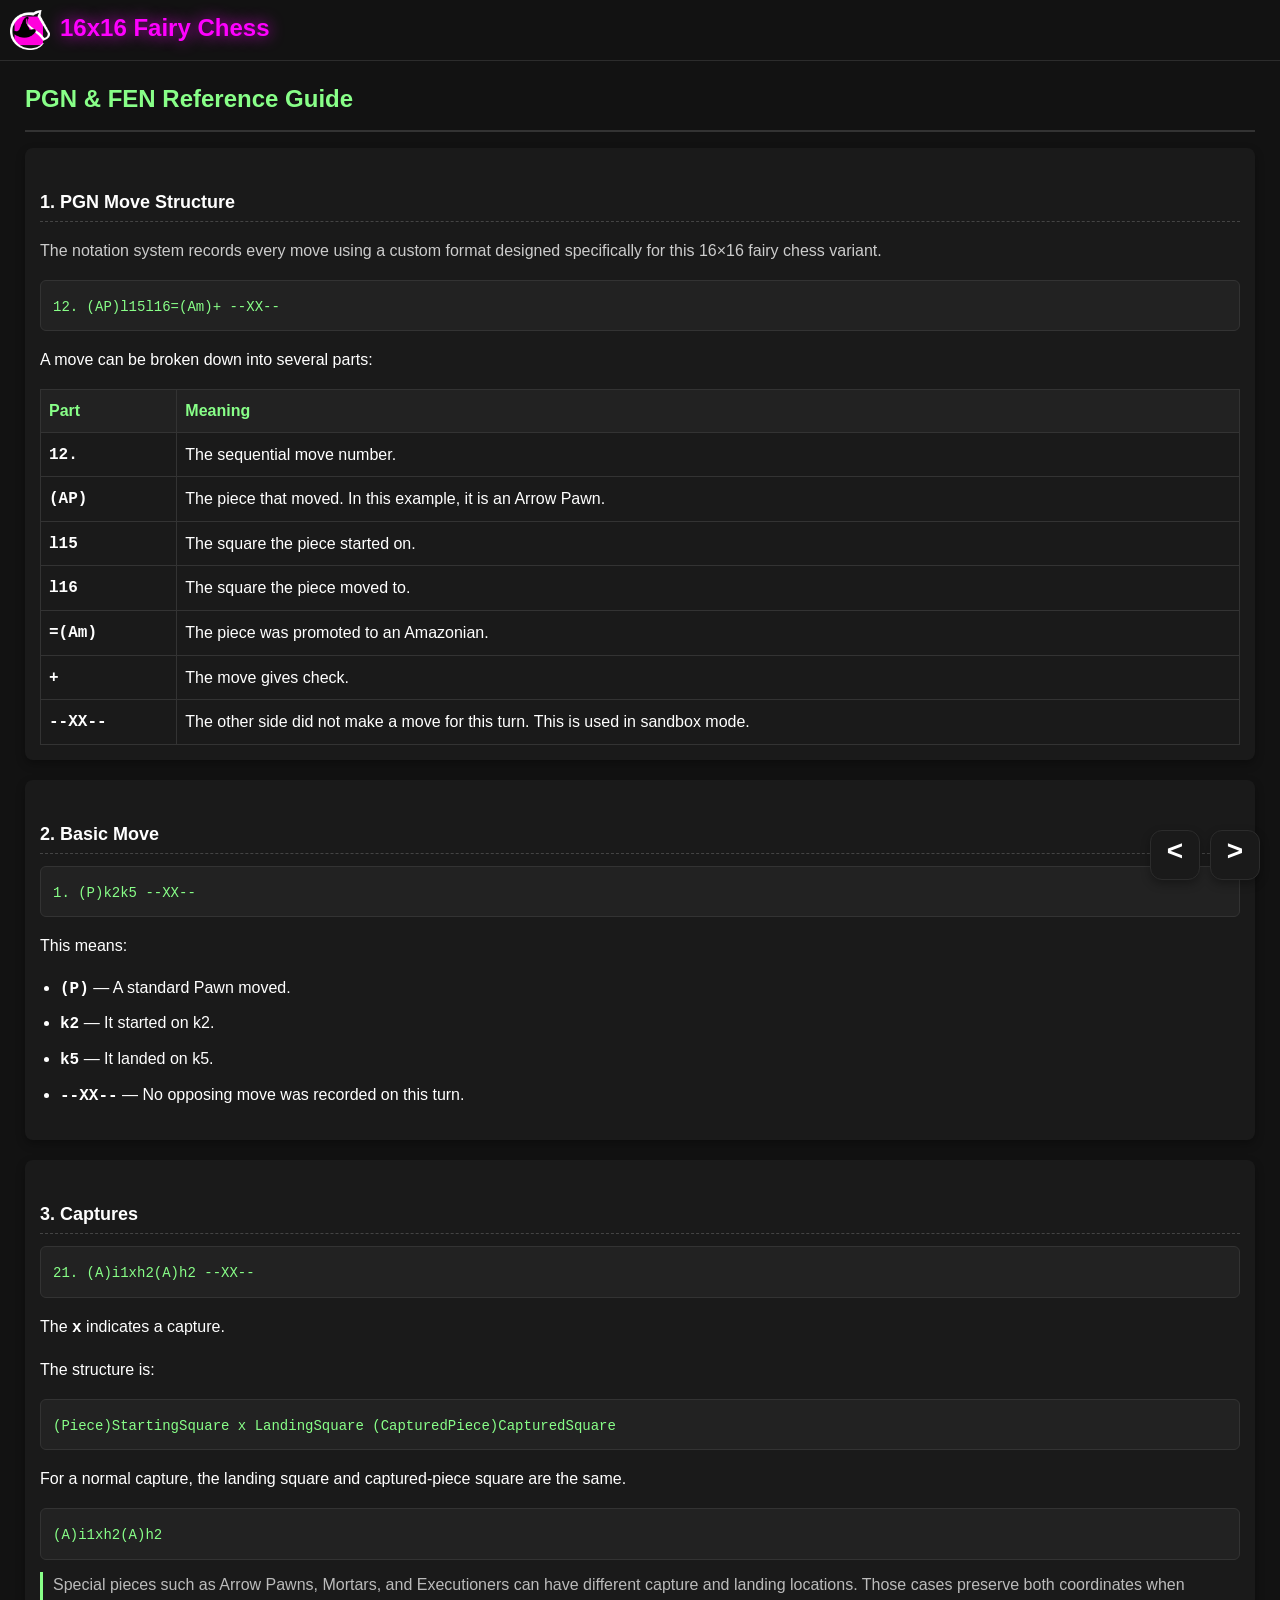
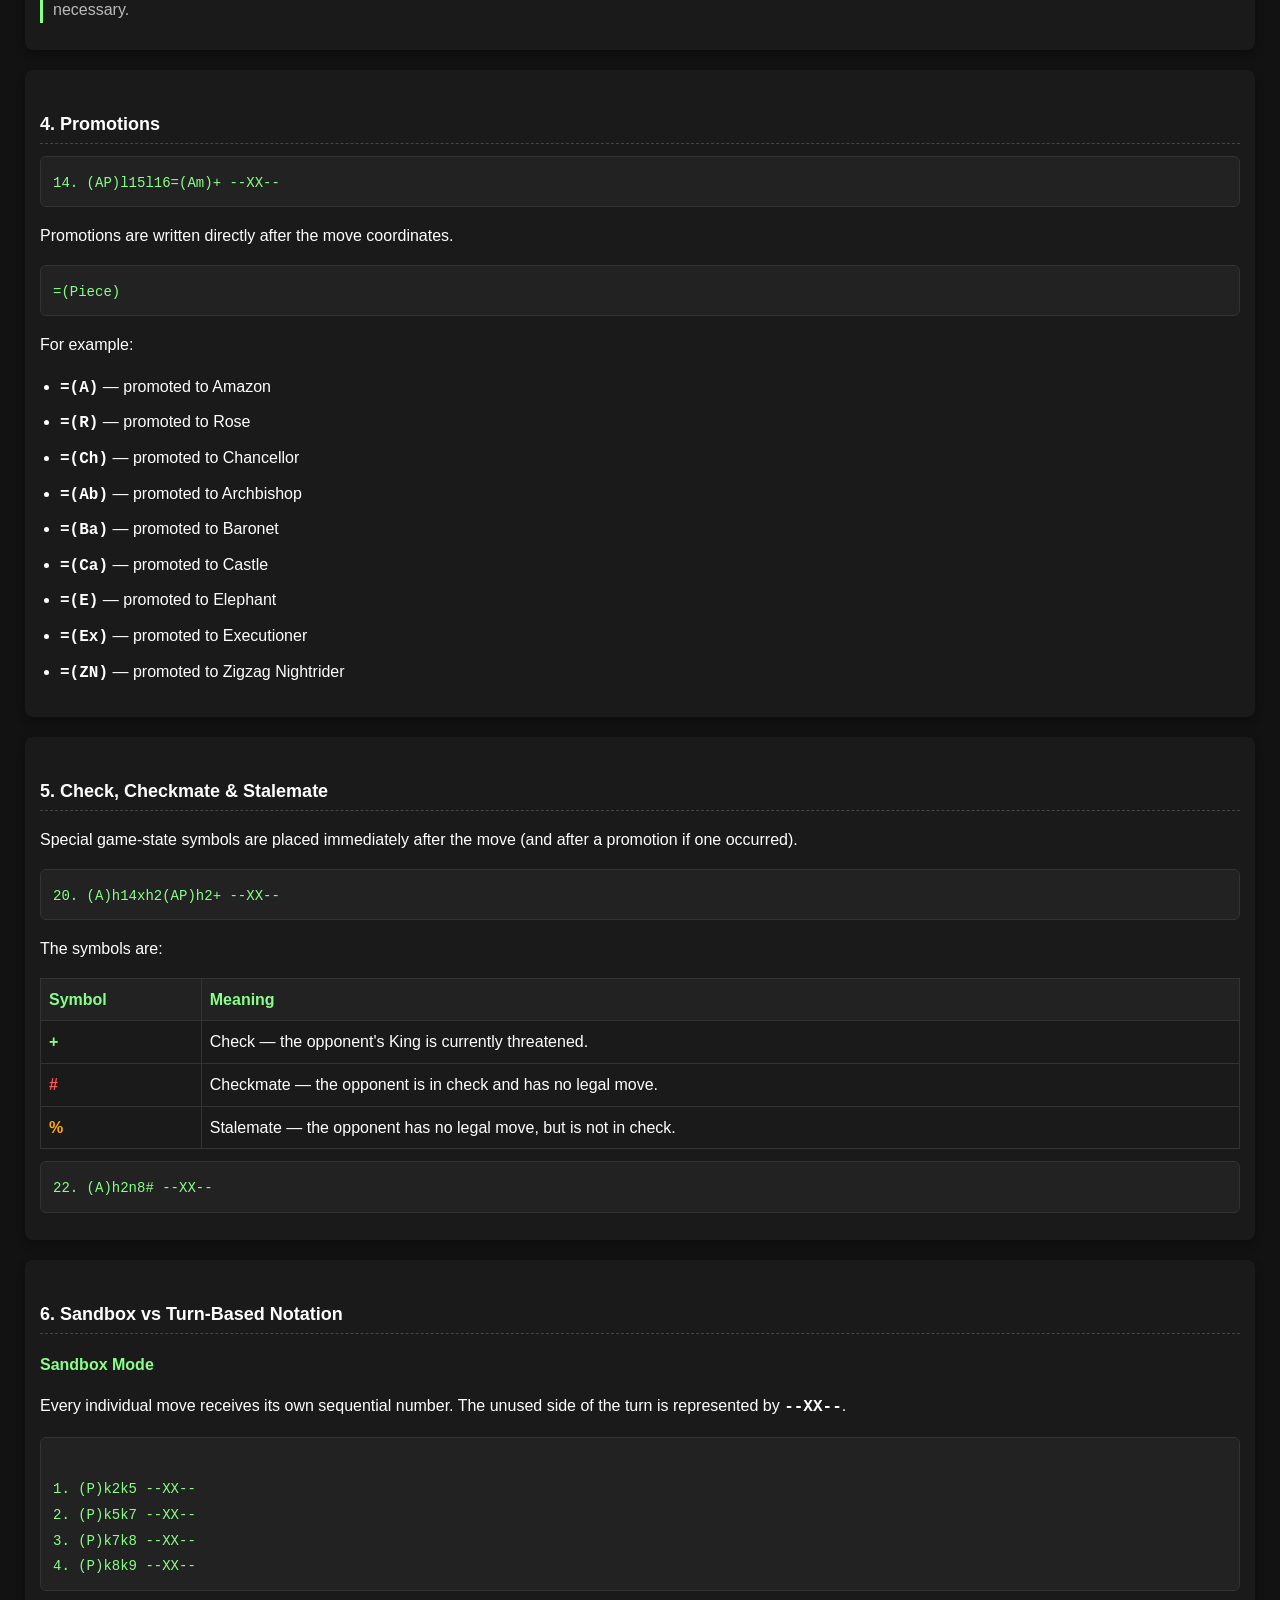
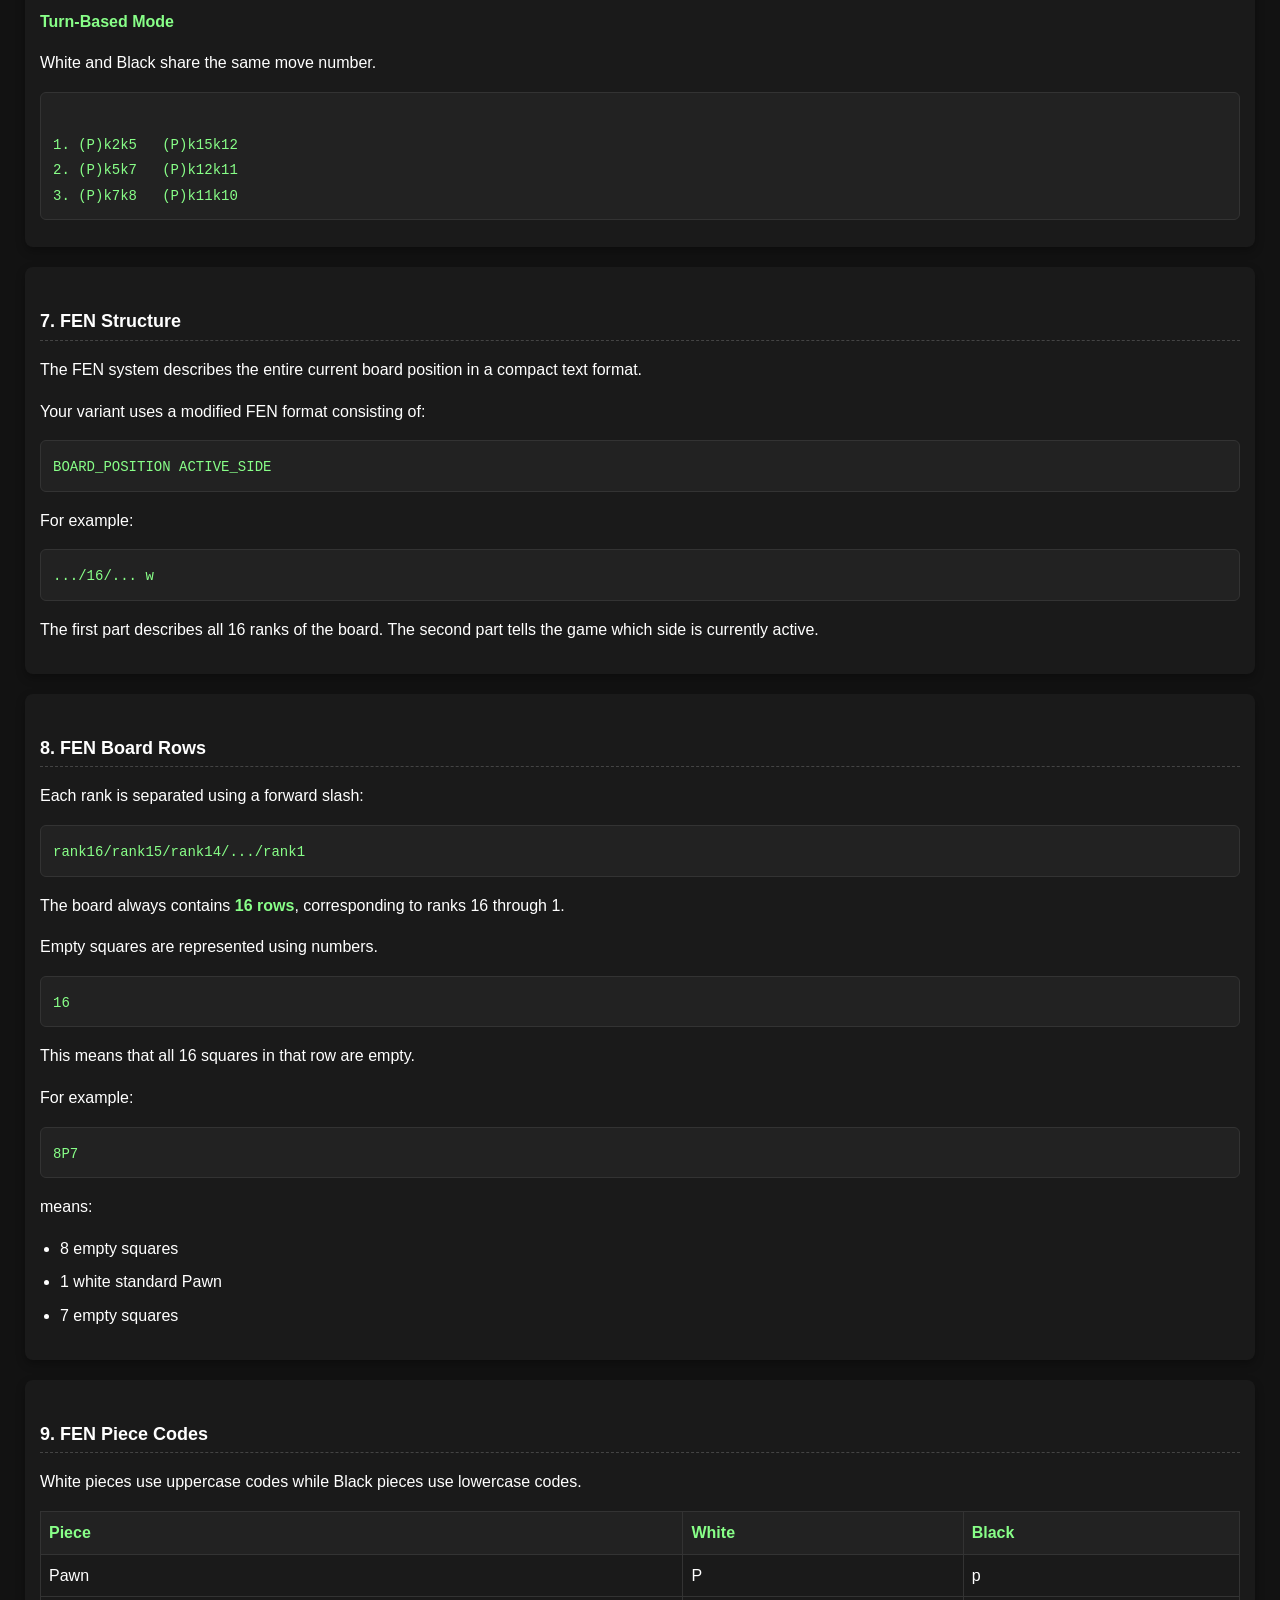
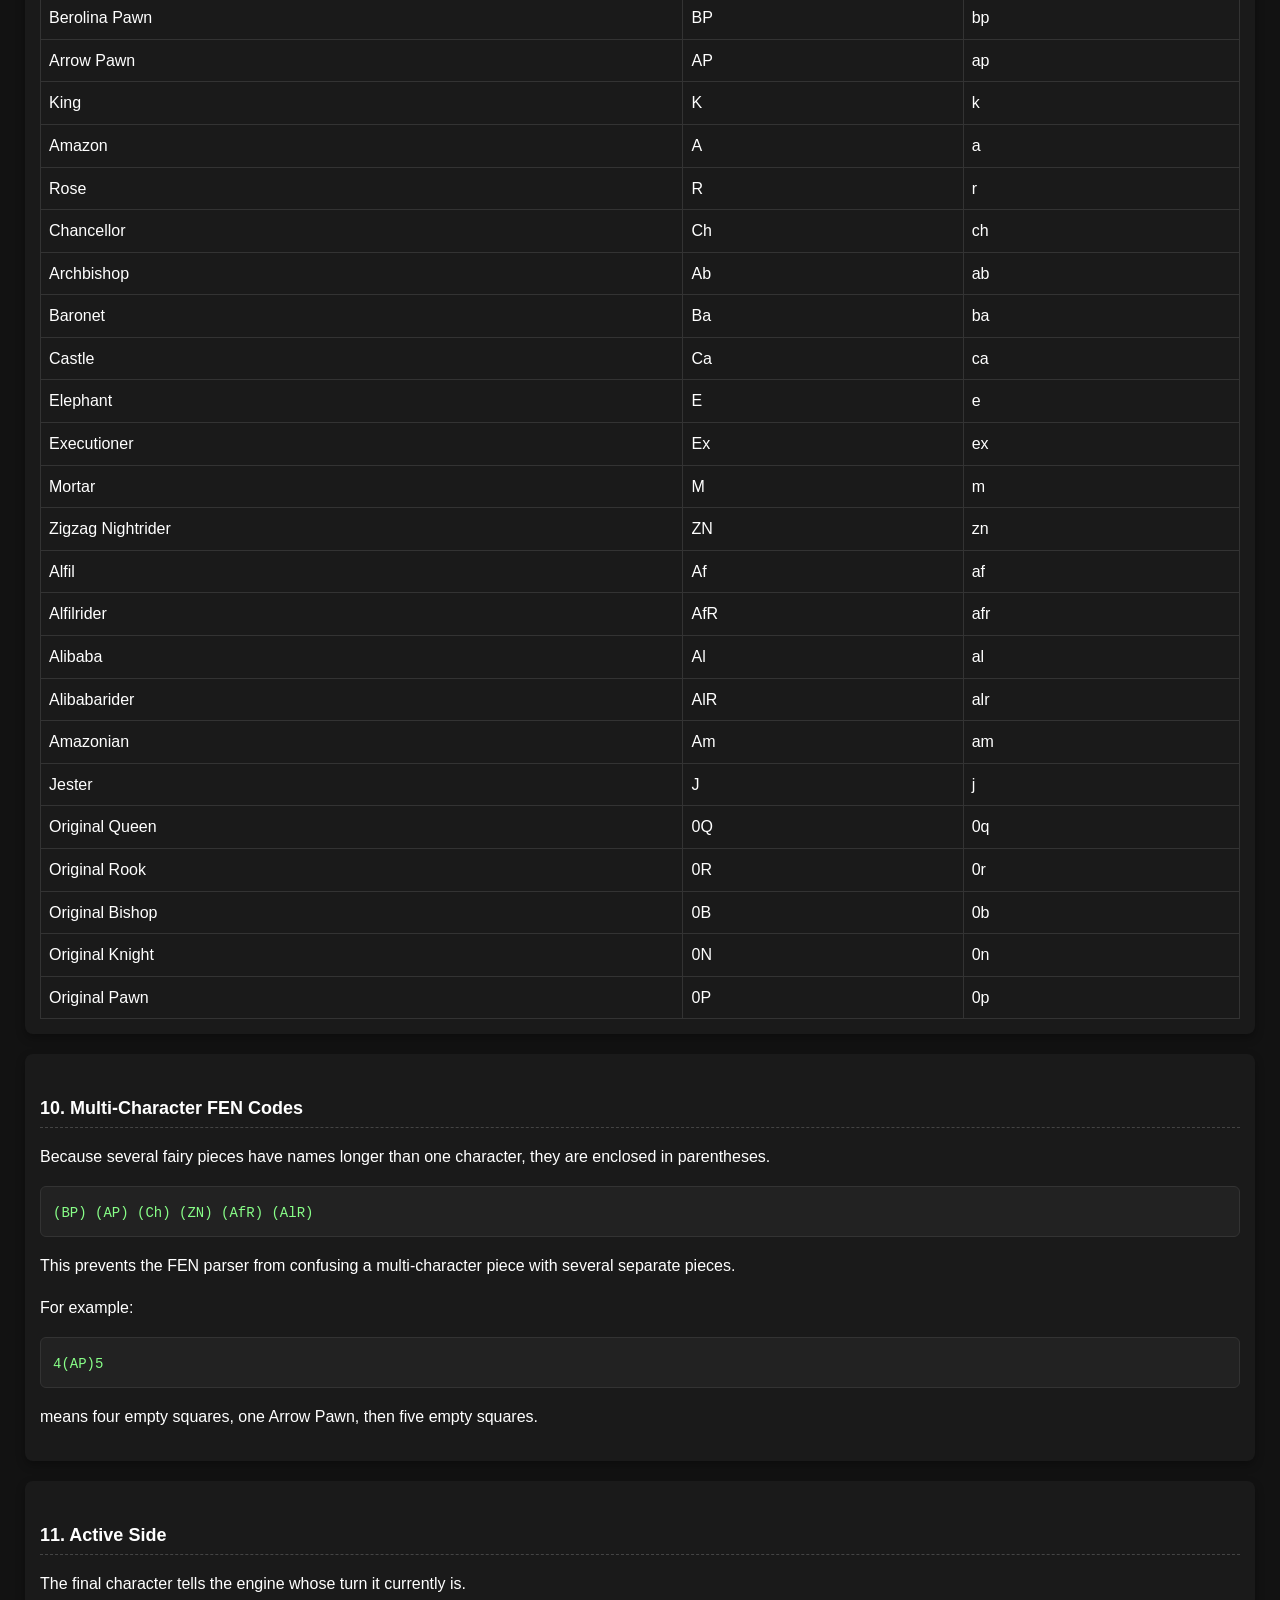
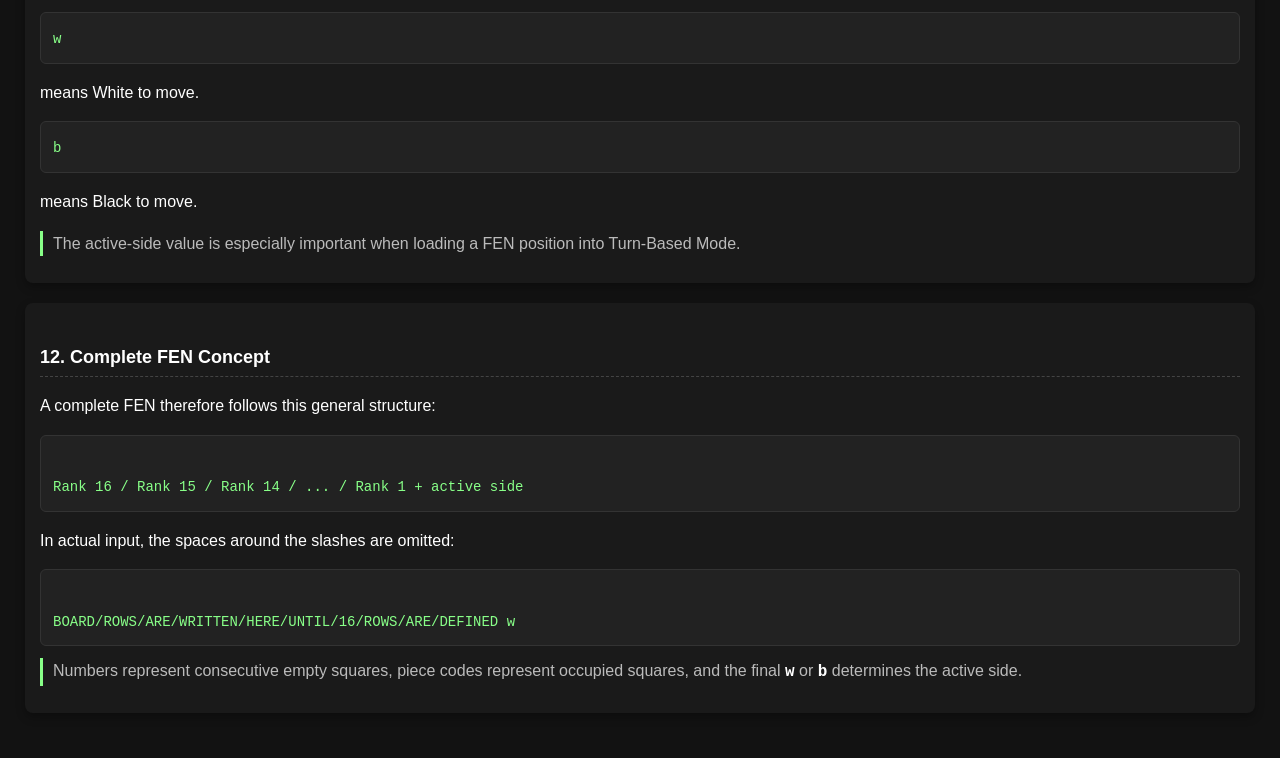
<file: docs2.html>
<!DOCTYPE html>
<html lang="en">
<head>
<link rel="icon" type="image" href="yes.png">
    <meta charset="UTF-8">
    <meta name="viewport" content="width=device-width, initial-scale=1.0">
    <title>16x16 Fairy Chess — PGN & FEN Reference</title>

    <style>

.site-title {
    color: #ff00ff;
    text-shadow: 0px 0px 15px rgba(255, 0, 255, 0.8);
    margin: 10px;
    font-family: 'Segoe UI', sans-serif;
    font-size: 1.5em;
    font-weight: bold;
    text-decoration: none;
    border: none;
}

.top-bar {
    position: fixed;
    top: 0;
    left: 0;
    width: 100%;
    height: 60px;
    background-color: #121212;
    display: flex;
    justify-content: flex-start;
    align-items: center;
    z-index: 10000;
    border-bottom: 1px solid #2C2C2C;
    box-shadow: 0px 0px 0px rgba(0, 0, 0, 0.5);
}

body {
    font-family: 'Segoe UI', -apple-system, BlinkMacSystemFont, Roboto, sans-serif;
    background-color: #121212;
    color: #ffffff;
    padding: 80px 25px 25px 25px;
    line-height: 1.6;
    margin: 0;
}

.docs-navigation {
    position: fixed;
    bottom: 20px;
    right: 20px;

    display: flex;
    gap: 10px;

    z-index: 9999;
}

.docs-navigation button {
    width: 50px;
    height: 50px;

    padding-bottom: 10px;

    background-color: #1A1A1A;
    border-radius: 12px;
    box-sizing: border-box;

    display: flex;
    justify-content: center;
    align-items: center;

    border: 1px solid #2C2C2C;
    box-shadow: 0 4px 10px rgba(0, 0, 0, 0.3);

    cursor: pointer;

    color: #ffffff;
    font-family: 'Segoe UI', sans-serif;
    font-size: 28px;
    font-weight: 900;
    line-height: 1;

    transition: transform 0.2s ease, box-shadow 0.2s ease;
}

.docs-navigation button:hover {
    transform: translateY(-2px);
    box-shadow: 0 6px 14px rgba(0, 0, 0, 0.4);
    background-color: #2A2A2A;
    border-color: #777777;
}

.docs-navigation button:active {
    transform: translateY(2px) scale(0.95);
    box-shadow: 0 2px 5px rgba(0, 0, 0, 0.5);
    background-color: #111111;
}

h1 {
    color: #88ff88;
    border-bottom: 2px solid #333;
    padding-bottom: 12px;
    font-size: 24px;
    margin-top: 0;
}

h2 {
    font-size: 18px;
    margin-top: 25px;
    margin-bottom: 10px;
    border-bottom: 1px dashed #444;
    padding-bottom: 4px;
}

h3 {
    font-size: 16px;
    margin-top: 18px;
    color: #88ff88;
}

.section {
    background-color: #1a1a1a;
    border-radius: 8px;
    padding: 15px;
    margin-bottom: 20px;
    box-shadow: 0 4px 10px rgba(0, 0, 0, 0.3);
}

.example {
    background-color: #222222;
    border: 1px solid #333333;
    border-radius: 6px;
    padding: 12px;
    margin: 12px 0;
    overflow-x: auto;
}

.example code {
    color: #88ff88;
    font-family: 'Consolas', 'Courier New', monospace;
    font-size: 14px;
    white-space: pre;
}

.explanation {
    color: #cccccc;
}

.token {
    color: #ffffff;
    font-family: 'Consolas', 'Courier New', monospace;
    font-weight: bold;
}

.green {
    color: #88ff88;
    font-weight: bold;
}

.yellow {
    color: #ffaa00;
    font-weight: bold;
}

.red {
    color: #ff5555;
    font-weight: bold;
}

.blue {
    color: #00b0ff;
    font-weight: bold;
}

ul {
    padding-left: 20px;
}

li {
    margin-bottom: 8px;
}

table {
    width: 100%;
    border-collapse: collapse;
    margin-top: 10px;
}

th,
td {
    border: 1px solid #333333;
    padding: 8px;
    text-align: left;
}

th {
    background-color: #222222;
    color: #88ff88;
}

td {
    background-color: #1a1a1a;
}

.note {
    border-left: 3px solid #88ff88;
    padding-left: 10px;
    margin: 12px 0;
    color: #bbbbbb;
}

    </style>
</head>

<body>

<div class="top-bar">
    <img src="yes.png" alt="Logo"
         style="height: 40px; width: auto; margin-left: 10px;">

    <h2 class="site-title">
        16x16 Fairy Chess
    </h2>
</div>

<div class="docs-navigation">
    <button onclick="window.location.href='docs.html'" title="Previous">&lt;</button>
    <button onclick="window.location.href='setup.html'" title="Home">&gt;</button>
</div>


<h1>PGN & FEN Reference Guide</h1>


<div class="section">

<h2>1. PGN Move Structure</h2>

<p class="explanation">
    The notation system records every move using a custom format designed
    specifically for this 16×16 fairy chess variant.
</p>

<div class="example">
<code>12. (AP)l15l16=(Am)+ --XX--</code>
</div>

<p>
    A move can be broken down into several parts:
</p>

<table>
<tr>
    <th>Part</th>
    <th>Meaning</th>
</tr>

<tr>
    <td><span class="token">12.</span></td>
    <td>The sequential move number.</td>
</tr>

<tr>
    <td><span class="token">(AP)</span></td>
    <td>The piece that moved. In this example, it is an Arrow Pawn.</td>
</tr>

<tr>
    <td><span class="token">l15</span></td>
    <td>The square the piece started on.</td>
</tr>

<tr>
    <td><span class="token">l16</span></td>
    <td>The square the piece moved to.</td>
</tr>

<tr>
    <td><span class="token">=(Am)</span></td>
    <td>The piece was promoted to an Amazonian.</td>
</tr>

<tr>
    <td><span class="token">+</span></td>
    <td>The move gives check.</td>
</tr>

<tr>
    <td><span class="token">--XX--</span></td>
    <td>The other side did not make a move for this turn. This is used in sandbox mode.</td>
</tr>

</table>

</div>


<div class="section">

<h2>2. Basic Move</h2>

<div class="example">
<code>1. (P)k2k5 --XX--</code>
</div>

<p>
    This means:
</p>

<ul>
    <li><span class="token">(P)</span> — A standard Pawn moved.</li>
    <li><span class="token">k2</span> — It started on k2.</li>
    <li><span class="token">k5</span> — It landed on k5.</li>
    <li><span class="token">--XX--</span> — No opposing move was recorded on this turn.</li>
</ul>

</div>


<div class="section">

<h2>3. Captures</h2>

<div class="example">
<code>21. (A)i1xh2(A)h2 --XX--</code>
</div>

<p>
    The <span class="token">x</span> indicates a capture.
</p>

<p>
    The structure is:
</p>

<div class="example">
<code>(Piece)StartingSquare x LandingSquare (CapturedPiece)CapturedSquare</code>
</div>

<p>
    For a normal capture, the landing square and captured-piece square
    are the same.
</p>

<div class="example">
<code>(A)i1xh2(A)h2</code>
</div>

<p class="note">
    Special pieces such as Arrow Pawns, Mortars, and Executioners can
    have different capture and landing locations. Those cases preserve
    both coordinates when necessary.
</p>

</div>


<div class="section">

<h2>4. Promotions</h2>

<div class="example">
<code>14. (AP)l15l16=(Am)+ --XX--</code>
</div>

<p>
    Promotions are written directly after the move coordinates.
</p>

<div class="example">
<code>=(Piece)</code>
</div>

<p>
    For example:
</p>

<ul>
    <li><span class="token">=(A)</span> — promoted to Amazon</li>
    <li><span class="token">=(R)</span> — promoted to Rose</li>
    <li><span class="token">=(Ch)</span> — promoted to Chancellor</li>
    <li><span class="token">=(Ab)</span> — promoted to Archbishop</li>
    <li><span class="token">=(Ba)</span> — promoted to Baronet</li>
    <li><span class="token">=(Ca)</span> — promoted to Castle</li>
    <li><span class="token">=(E)</span> — promoted to Elephant</li>
    <li><span class="token">=(Ex)</span> — promoted to Executioner</li>
    <li><span class="token">=(ZN)</span> — promoted to Zigzag Nightrider</li>
</ul>

</div>


<div class="section">

<h2>5. Check, Checkmate & Stalemate</h2>

<p>
    Special game-state symbols are placed immediately after the move
    (and after a promotion if one occurred).
</p>

<div class="example">
<code>20. (A)h14xh2(AP)h2+ --XX--</code>
</div>

<p>
    The symbols are:
</p>

<table>

<tr>
    <th>Symbol</th>
    <th>Meaning</th>
</tr>

<tr>
    <td><span class="green">+</span></td>
    <td>Check — the opponent's King is currently threatened.</td>
</tr>

<tr>
    <td><span class="red">#</span></td>
    <td>Checkmate — the opponent is in check and has no legal move.</td>
</tr>

<tr>
    <td><span class="yellow">%</span></td>
    <td>Stalemate — the opponent has no legal move, but is not in check.</td>
</tr>

</table>

<div class="example">
<code>22. (A)h2n8# --XX--</code>
</div>

</div>


<div class="section">

<h2>6. Sandbox vs Turn-Based Notation</h2>

<h3>Sandbox Mode</h3>

<p>
    Every individual move receives its own sequential number.
    The unused side of the turn is represented by <span class="token">--XX--</span>.
</p>

<div class="example">
<code>
1. (P)k2k5 --XX--
2. (P)k5k7 --XX--
3. (P)k7k8 --XX--
4. (P)k8k9 --XX--
</code>
</div>

<h3>Turn-Based Mode</h3>

<p>
    White and Black share the same move number.
</p>

<div class="example">
<code>
1. (P)k2k5   (P)k15k12
2. (P)k5k7   (P)k12k11
3. (P)k7k8   (P)k11k10
</code>
</div>

</div>


<div class="section">

<h2>7. FEN Structure</h2>

<p>
    The FEN system describes the entire current board position in a
    compact text format.
</p>

<p>
    Your variant uses a modified FEN format consisting of:
</p>

<div class="example">
<code>BOARD_POSITION ACTIVE_SIDE</code>
</div>

<p>
    For example:
</p>

<div class="example">
<code>.../16/... w</code>
</div>

<p>
    The first part describes all 16 ranks of the board.
    The second part tells the game which side is currently active.
</p>

</div>


<div class="section">

<h2>8. FEN Board Rows</h2>

<p>
    Each rank is separated using a forward slash:
</p>

<div class="example">
<code>rank16/rank15/rank14/.../rank1</code>
</div>

<p>
    The board always contains <span class="green">16 rows</span>,
    corresponding to ranks 16 through 1.
</p>

<p>
    Empty squares are represented using numbers.
</p>

<div class="example">
<code>16</code>
</div>

<p>
    This means that all 16 squares in that row are empty.
</p>

<p>
    For example:
</p>

<div class="example">
<code>8P7</code>
</div>

<p>
    means:
</p>

<ul>
    <li>8 empty squares</li>
    <li>1 white standard Pawn</li>
    <li>7 empty squares</li>
</ul>

</div>


<div class="section">

<h2>9. FEN Piece Codes</h2>

<p>
    White pieces use uppercase codes while Black pieces use lowercase
    codes.
</p>

<table>

<tr>
    <th>Piece</th>
    <th>White</th>
    <th>Black</th>
</tr>

<tr><td>Pawn</td><td>P</td><td>p</td></tr>
<tr><td>Berolina Pawn</td><td>BP</td><td>bp</td></tr>
<tr><td>Arrow Pawn</td><td>AP</td><td>ap</td></tr>
<tr><td>King</td><td>K</td><td>k</td></tr>
<tr><td>Amazon</td><td>A</td><td>a</td></tr>
<tr><td>Rose</td><td>R</td><td>r</td></tr>
<tr><td>Chancellor</td><td>Ch</td><td>ch</td></tr>
<tr><td>Archbishop</td><td>Ab</td><td>ab</td></tr>
<tr><td>Baronet</td><td>Ba</td><td>ba</td></tr>
<tr><td>Castle</td><td>Ca</td><td>ca</td></tr>
<tr><td>Elephant</td><td>E</td><td>e</td></tr>
<tr><td>Executioner</td><td>Ex</td><td>ex</td></tr>
<tr><td>Mortar</td><td>M</td><td>m</td></tr>
<tr><td>Zigzag Nightrider</td><td>ZN</td><td>zn</td></tr>
<tr><td>Alfil</td><td>Af</td><td>af</td></tr>
<tr><td>Alfilrider</td><td>AfR</td><td>afr</td></tr>
<tr><td>Alibaba</td><td>Al</td><td>al</td></tr>
<tr><td>Alibabarider</td><td>AlR</td><td>alr</td></tr>
<tr><td>Amazonian</td><td>Am</td><td>am</td></tr>
<tr><td>Jester</td><td>J</td><td>j</td></tr>
<tr><td>Original Queen</td><td>0Q</td><td>0q</td></tr>
<tr><td>Original Rook</td><td>0R</td><td>0r</td></tr>
<tr><td>Original Bishop</td><td>0B</td><td>0b</td></tr>
<tr><td>Original Knight</td><td>0N</td><td>0n</td></tr>
<tr><td>Original Pawn</td><td>0P</td><td>0p</td></tr>

</table>

</div>


<div class="section">

<h2>10. Multi-Character FEN Codes</h2>

<p>
    Because several fairy pieces have names longer than one character,
    they are enclosed in parentheses.
</p>

<div class="example">
<code>(BP) (AP) (Ch) (ZN) (AfR) (AlR)</code>
</div>

<p>
    This prevents the FEN parser from confusing a multi-character piece
    with several separate pieces.
</p>

<p>
    For example:
</p>

<div class="example">
<code>4(AP)5</code>
</div>

<p>
    means four empty squares, one Arrow Pawn, then five empty squares.
</p>

</div>


<div class="section">

<h2>11. Active Side</h2>

<p>
    The final character tells the engine whose turn it currently is.
</p>

<div class="example">
<code>w</code>
</div>

<p>
    means White to move.
</p>

<div class="example">
<code>b</code>
</div>

<p>
    means Black to move.
</p>

<p class="note">
    The active-side value is especially important when loading a FEN
    position into Turn-Based Mode.
</p>

</div>


<div class="section">

<h2>12. Complete FEN Concept</h2>

<p>
    A complete FEN therefore follows this general structure:
</p>

<div class="example">
<code>
Rank 16 / Rank 15 / Rank 14 / ... / Rank 1 + active side
</code>
</div>

<p>
    In actual input, the spaces around the slashes are omitted:
</p>

<div class="example">
<code>
BOARD/ROWS/ARE/WRITTEN/HERE/UNTIL/16/ROWS/ARE/DEFINED w
</code>
</div>

<p class="note">
    Numbers represent consecutive empty squares, piece codes represent
    occupied squares, and the final <span class="token">w</span> or
    <span class="token">b</span> determines the active side.
</p>

</div>

</body>
</html>
</file>
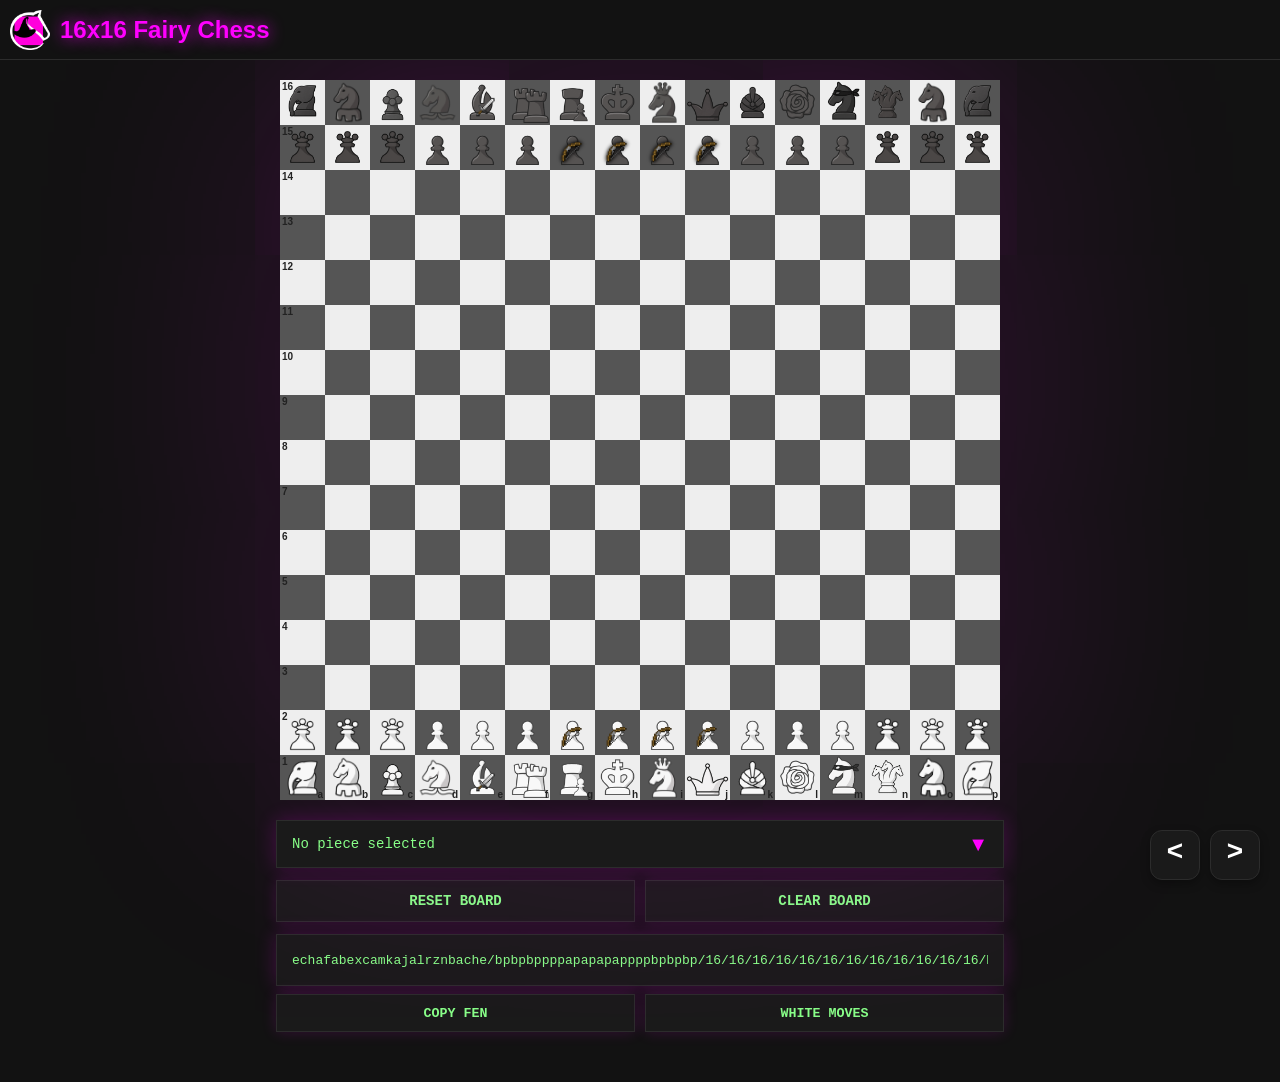
<file: setup.html>
<!DOCTYPE html>
<html lang="en">
<head>
    <meta charset="UTF-8">
    <meta name="viewport" content="width=device-width, initial-scale=1.0">
    <title>Setup Board - MY 16x16 Fairy Chess</title>
    <link rel="icon" type="image" href="yes.png">

    <style>

        #piece-dropdown {
    display: none;
    width: 100%;
    max-height: 320px;
    overflow-y: auto;

    /* Hide scrollbar but keep scrolling */
    scrollbar-width: none;
    -ms-overflow-style: none;

    position: absolute;
    top: 48px;
    left: 0;

    background-color: #1A1A1A;
    border: 1px solid #2C2C2C;
    z-index: 5000;

    box-shadow: 0px 10px 30px rgba(0, 0, 0, 0.6);
}

#piece-dropdown::-webkit-scrollbar {
    display: none;
}
        * {
            box-sizing: border-box;
        }

body {
    display: flex;
    flex-direction: column;
    align-items: center;
    background-color: #121212;
    color: #ffffff;
    font-family: 'Segoe UI', sans-serif;
    margin: 0;
    padding-top: 80px;
    padding-bottom: 50px;
    user-select: none;
}

        /* =========================
           TOP BAR
        ========================= */

        .top-bar {
            position: fixed;
            top: 0;
            left: 0;
            width: 100%;
            height: 60px;
            background-color: #121212;
            display: flex;
            justify-content: flex-start;
            align-items: center;
            z-index: 10000;
            border-bottom: 1px solid #2C2C2C;
        }

        .top-bar img {
            height: 40px;
            width: auto;
            margin-left: 10px;
        }

        .top-bar h2 {
            color: #ff00ff;
            text-shadow: 0px 0px 15px rgba(255, 0, 255, 0.8);
            margin: 10px;
        }

        /* =========================
           BOARD
        ========================= */

        #board {
            display: grid;
            grid-template-columns: repeat(16, 45px);
            grid-template-rows: repeat(16, 45px);
            position: relative;
            outline: none;
            border: 0;
            box-shadow: 0px 0px 20000px rgba(255, 0, 255, 0.2);
        }

        .square {
            width: 45px;
            height: 45px;
            display: flex;
            justify-content: center;
            align-items: center;
            position: relative;
            cursor: pointer;
        }

        .light {
            background-color: #eeeeee;
        }

        .dark {
            background-color: #555555;
        }

        .square img {
            width: 95%;
            height: 95%;
            object-fit: contain;
            pointer-events: none;
        }

        /* =========================
           COORDINATES
        ========================= */

        .coord-label {
            position: absolute;
            font-size: 10px;
            font-weight: bold;
            pointer-events: none;
            z-index: 50;
        }

        .coord-number {
            left: 2px;
            top: 1px;
            color: #222222;
        }

        .coord-letter {
            right: 2px;
            bottom: 0px;
            color: #222222;
        }

        /* =========================
           PIECE SELECTOR
        ========================= */

        .selector-container {
            width: 728px;
            margin: 20px auto 0 auto;
            position: relative;
        }

        .selector-header {
            width: 100%;
            height: 48px;
            background-color: #1A1A1A;
            border: 1px solid #2C2C2C;
            box-shadow: 0px 0px 20px rgba(255, 0, 255, 0.2);

            display: flex;
            align-items: center;
            justify-content: space-between;

            padding: 0 15px;
            cursor: pointer;
        }

        .selector-header:hover {
            border-color: #444444;
        }

        #selected-piece-display {
            display: flex;
            align-items: center;
            gap: 10px;
            color: #88ff88;
            font-family: 'Consolas', 'Courier New', monospace;
            font-size: 14px;
        }

        #selected-piece-display img {
            width: 35px;
            height: 35px;
            object-fit: contain;
        }

        .dropdown-arrow {
            color: #ff00ff;
            font-size: 20px;
            transition: transform 0.2s ease;
        }

        .dropdown-arrow.open {
            transform: rotate(180deg);
        }

        #piece-dropdown {
            display: none;
            width: 100%;
            max-height: 320px;
            overflow-y: auto;

            position: absolute;
            top: 48px;
            left: 0;

            background-color: #1A1A1A;
            border: 1px solid #2C2C2C;
            z-index: 5000;

            box-shadow: 0px 10px 30px rgba(0, 0, 0, 0.6);
        }

        #piece-dropdown.open {
            display: block;
        }

        .piece-option {
            height: 48px;
            display: flex;
            align-items: center;
            gap: 12px;
            padding: 5px 12px;
            cursor: pointer;
            border-bottom: 1px solid #252525;
        }

        .piece-option:hover {
            background-color: #292929;
                outline: 1px solid #ff00ff;
    outline-offset: -1px;
        }
        .piece-option.keyboard-highlight {
    background-color: #292929;
    outline: 1px solid #ff00ff;
    outline-offset: -1px;
}

        .piece-option img {
            width: 38px;
            height: 38px;
            object-fit: contain;
        }

        .piece-option span {
            color: #88ff88;
            font-family: 'Consolas', 'Courier New', monospace;
            font-size: 14px;
        }
        /* =========================
   PIECE HOVER TOOLTIP
========================= */

.piece-option {
    position: relative;
}

.piece-option::after {
    content: attr(data-piece-name);

    position: absolute;
    left: 100%;
    top: 50%;
    transform: translateY(-50%);

    margin-left: 10px;

    background-color: #1A1A1A;
    color: #88ff88;

    border: 1px solid #2C2C2C;
    padding: 6px 10px;

    font-family: 'Consolas', 'Courier New', monospace;
    font-size: 13px;

    white-space: nowrap;

    opacity: 0;
    pointer-events: none;

    transition: opacity 0.15s ease;

    z-index: 10000;
}

.piece-option:hover::after {
    opacity: 1;
}

        /* =========================
           CONTROLS
        ========================= */

        .controls {
            width: 728px;
            display: flex;
            gap: 10px;
            margin-top: 12px;
        }

        .control-button {
            flex: 1;
            height: 42px;

            background-color: #1A1A1A;
            color: #88ff88;

            border: 1px solid #2C2C2C;
            border-radius: 0;

            font-family: 'Consolas', 'Courier New', monospace;
            font-size: 14px;
            font-weight: bold;

            cursor: pointer;

            box-shadow: 0px 0px 15px rgba(255, 0, 255, 0.15);
        }

        .control-button:hover {
            border-color: #555555;
            background-color: #222222;
        }

        .control-button:active {
            background-color: #2C2C2C;
        }

        /* =========================
           FEN BOX
        ========================= */

        .fen-container {
            width: 728px;
            margin: 12px auto 0 auto;
        }

        #fen-textbox {
            width: 100%;
            height: 52px;

            padding: 10px 15px;

            background-color: #1A1A1A;
            color: #88ff88;

            font-family: 'Consolas', 'Courier New', monospace;
            font-size: 13px;

            border: 1px solid #2C2C2C;
            border-radius: 0;

            outline: none;

            box-shadow: 0px 0px 20px rgba(255, 0, 255, 0.2);

            text-align: center;
        }

        #fen-textbox:focus {
            border-color: #444444;
            box-shadow: 0px 0px 25px rgba(255, 0, 255, 0.35);
        }

        /* =========================
           COPY FEN
        ========================= */

#fen-controls {
    width: 728px;
    display: flex;
    gap: 10px;
    margin-top: 8px;
}

#copy-fen,
#move-side-toggle {
    flex: 1;
    height: 38px;

    background-color: #1A1A1A;
    color: #88ff88;

    border: 1px solid #2C2C2C;

    font-family: 'Consolas', 'Courier New', monospace;
    font-weight: bold;

    cursor: pointer;

    box-shadow: 0px 0px 15px rgba(255, 0, 255, 0.15);
}

#copy-fen:hover,
#move-side-toggle:hover {
    background-color: #222222;
    border-color: #555555;
}

#copy-fen:active,
#move-side-toggle:active {
    background-color: #2C2C2C;
}

        /* =========================
           NAVIGATION ARROWS
        ========================= */

/* =========================
   DOCUMENT NAVIGATION
========================= */

.docs-navigation {
    position: fixed;
    bottom: 20px;
    right: 20px;

    display: flex;
    gap: 10px;

    z-index: 9999;
}

.docs-navigation button {
    width: 50px;
    height: 50px;

    padding-bottom: 10px;

    background-color: #1A1A1A;
    border-radius: 12px;
    box-sizing: border-box;

    display: flex;
    justify-content: center;
    align-items: center;

    border: 1px solid #2C2C2C;
    box-shadow: 0 4px 10px rgba(0, 0, 0, 0.3);

    cursor: pointer;

    color: #ffffff;
    font-family: 'Segoe UI', sans-serif;
    font-size: 28px;
    font-weight: 900;
    line-height: 1;

    transition: transform 0.2s ease, box-shadow 0.2s ease;
}

.docs-navigation button:hover {
    transform: translateY(-2px);
    box-shadow: 0 6px 14px rgba(0, 0, 0, 0.4);
    background-color: #2A2A2A;
    border-color: #777777;
}

.docs-navigation button:active {
    transform: translateY(2px) scale(0.95);
    box-shadow: 0 2px 5px rgba(0, 0, 0, 0.5);
    background-color: #111111;
}
    </style>
</head>

<body>

<!-- =========================
     TOP BAR
========================= -->

<div class="top-bar">
    <img src="yes.png" alt="Logo">

    <h2>
        16x16 Fairy Chess
    </h2>
</div>


<!-- =========================
     BOARD
========================= -->

<div id="board"></div>


<!-- =========================
     PIECE SELECTOR
========================= -->

<div class="selector-container">

    <div class="selector-header" id="selector-header">

        <div id="selected-piece-display">
            <span>No piece selected</span>
        </div>

        <div class="dropdown-arrow" id="dropdown-arrow">
            ▼
        </div>

    </div>


    <div id="piece-dropdown"></div>

</div>


<!-- =========================
     BOARD CONTROLS
========================= -->

<div class="controls">

    <button class="control-button" id="reset-board">
        RESET BOARD
    </button>

    <button class="control-button" id="clear-board">
        CLEAR BOARD
    </button>

</div>


<!-- =========================
     FEN
========================= -->

<div class="fen-container">

    <input
        type="text"
        id="fen-textbox"
        readonly
        placeholder="FEN position will appear here..."
    >

</div>

<div id="fen-controls">

    <button id="copy-fen">
        COPY FEN
    </button>

    <button id="move-side-toggle">
        WHITE MOVES
    </button>

</div>


<!-- =========================
     NAVIGATION
========================= -->

<div class="docs-navigation">
    <button
        onclick="window.location.href='docs2.html'"
        title="Previous">
        &lt;
    </button>

    <button
        onclick="window.location.href='index.html'"
        title="Home">
        &gt;
    </button>
</div>


<script>

/* =========================================================
   SETUP BOARD SYSTEM
========================================================= */

const boardSize = 16;

let setupBoard = [];

let selectedPiece = null;
let activeSide = 'w';


/* =========================================================
   PIECE DEFINITIONS
========================================================= */

const pieces = [

    {
        type: 'K',
        name: 'King',
        white: 'pieces/W_K.png',
        black: 'pieces/B_K.png'
    },

    {
        type: 'A',
        name: 'Amazon',
        white: 'pieces/W_A.png',
        black: 'pieces/B_A.png'
    },

    {
        type: 'AfR',
        name: 'Alfilrider',
        white: 'pieces/W_AfR.png',
        black: 'pieces/B_AfR.png'
    },

    {
        type: 'Af',
        name: 'Alfil',
        white: 'pieces/W_Af.png',
        black: 'pieces/B_Af.png'
    },

    {
        type: 'Al',
        name: 'Alibaba',
        white: 'pieces/W_Al.png',
        black: 'pieces/B_Al.png'
    },

    {
        type: 'AlR',
        name: 'Alibabarider',
        white: 'pieces/W_AlR.png',
        black: 'pieces/B_AlR.png'
    },

    {
        type: 'Am',
        name: 'Amazonian',
        white: 'pieces/W_Am.png',
        black: 'pieces/B_Am.png'
    },

    {
        type: 'J',
        name: 'Jester',
        white: 'pieces/W_J.png',
        black: 'pieces/B_J.png'
    },

    {
        type: 'R',
        name: 'Rose',
        white: 'pieces/W_R.png',
        black: 'pieces/B_R.png'
    },

    {
        type: 'ZN',
        name: 'Zigzag Nightrider',
        white: 'pieces/W_ZN.png',
        black: 'pieces/B_ZN.png'
    },

    {
        type: 'Ch',
        name: 'Chancellor',
        white: 'pieces/W_Ch.png',
        black: 'pieces/B_Ch.png'
    },

    {
        type: 'Ab',
        name: 'Archbishop',
        white: 'pieces/W_Ab.png',
        black: 'pieces/B_Ab.png'
    },

    {
        type: 'Ba',
        name: 'Baronet',
        white: 'pieces/W_Ba.png',
        black: 'pieces/B_Ba.png'
    },

    {
        type: 'Ca',
        name: 'Castle',
        white: 'pieces/W_Ca.png',
        black: 'pieces/B_Ca.png'
    },

    {
        type: 'E',
        name: 'Elephant',
        white: 'pieces/W_E.png',
        black: 'pieces/B_E.png'
    },

    {
        type: 'Ex',
        name: 'Executioner',
        white: 'pieces/W_Ex.png',
        black: 'pieces/B_Ex.png'
    },

    {
        type: 'M',
        name: 'Mortar',
        white: 'pieces/W_M.png',
        black: 'pieces/B_M.png'
    },

    {
        type: 'P',
        name: 'Pawn',
        white: 'pieces/W_P.png',
        black: 'pieces/B_P.png'
    },

    {
        type: 'BP',
        name: 'Berolina Pawn',
        white: 'pieces/W_BP.png',
        black: 'pieces/B_BP.png'
    },

    {
        type: 'AP',
        name: 'Arrow Pawn',
        white: 'pieces/W_AP.png',
        black: 'pieces/B_AP.png'
    },

    {
        type: '0P',
        name: 'Pawn (Original)',
        white: 'pieces/W_0P.png',
        black: 'pieces/B_0P.png'
    },

    {
        type: '0Q',
        name: 'Queen (Original)',
        white: 'pieces/W_0Q.png',
        black: 'pieces/B_0Q.png'
    },

    {
        type: '0R',
        name: 'Rook (Original)',
        white: 'pieces/W_0R.png',
        black: 'pieces/B_0R.png'
    },

    {
        type: '0N',
        name: 'Knight (Original)',
        white: 'pieces/W_0N.png',
        black: 'pieces/B_0N.png'
    },

    {
        type: '0B',
        name: 'Bishop (Original)',
        white: 'pieces/W_0B.png',
        black: 'pieces/B_0B.png'
    }

];


/* =========================================================
   CREATE EMPTY BOARD
========================================================= */

function createEmptyBoard() {

    setupBoard = [];

    for (let row = 0; row < boardSize; row++) {

        setupBoard[row] = [];

        for (let col = 0; col < boardSize; col++) {

            setupBoard[row][col] = null;

        }

    }

}


/* =========================================================
   NORMAL STARTING POSITION
========================================================= */

const officerRow = [
    'E', 'Ch', 'Af', 'Ab',
    'Ex', 'Ca', 'M', 'K',
    'A', 'J', 'Al', 'R',
    'ZN', 'Ba', 'Ch', 'E'
];

const pawnRow = [
    'BP', 'BP', 'BP', 'P',
    'P', 'P', 'AP', 'AP',
    'AP', 'AP', 'P', 'P',
    'P', 'BP', 'BP', 'BP'
];


function resetBoard() {

    createEmptyBoard();

    for (let col = 0; col < boardSize; col++) {

        setupBoard[0][col] = {
            type: officerRow[col],
            color: 'black'
        };

        setupBoard[15][col] = {
            type: officerRow[col],
            color: 'white'
        };

        setupBoard[1][col] = {
            type: pawnRow[col],
            color: 'black'
        };

        setupBoard[14][col] = {
            type: pawnRow[col],
            color: 'white'
        };

    }

    renderBoard();
    updateFEN();

}


/* =========================================================
   CREATE VISUAL BOARD
========================================================= */

function createBoardVisuals() {

    const board = document.getElementById('board');

    const letters = "abcdefghijklmnop";

    for (let row = 0; row < boardSize; row++) {

        for (let col = 0; col < boardSize; col++) {

            const square = document.createElement('div');

            square.className =
                `square ${(row + col) % 2 === 0 ? 'light' : 'dark'}`;

            square.dataset.row = row;
            square.dataset.col = col;


            /* Coordinates */

            if (col === 0) {

                const number = document.createElement('span');

                number.className =
                    'coord-label coord-number';

                number.innerText =
                    boardSize - row;

                square.appendChild(number);

            }


            if (row === boardSize - 1) {

                const letter = document.createElement('span');

                letter.className =
                    'coord-label coord-letter';

                letter.innerText =
                    letters[col];

                square.appendChild(letter);

            }


            /* Left click */

            square.addEventListener('click', () => {

                placeSelectedPiece(row, col);

            });


            /* Right click */

            square.addEventListener('contextmenu', event => {

                event.preventDefault();

                setupBoard[row][col] = null;

                renderBoard();

                updateFEN();

            });


            board.appendChild(square);

        }

    }

}


/* =========================================================
   RENDER BOARD
========================================================= */

function renderBoard() {

    const squares =
        document.querySelectorAll('.square');

    squares.forEach(square => {

        const row =
            Number(square.dataset.row);

        const col =
            Number(square.dataset.col);

        const oldImage =
            square.querySelector('img');

        if (oldImage) {

            oldImage.remove();

        }


        const piece =
            setupBoard[row][col];

        if (!piece) return;


        const colorPrefix =
            piece.color === 'white'
                ? 'W'
                : 'B';


        const image =
            document.createElement('img');

        image.src =
            `pieces/${colorPrefix}_${piece.type}.png`;

        image.alt =
            `${piece.color} ${piece.type}`;

        square.appendChild(image);

    });

}


/* =========================================================
   PLACE SELECTED PIECE
========================================================= */

function placeSelectedPiece(row, col) {

    if (!selectedPiece) return;

    setupBoard[row][col] = {

        type: selectedPiece.type,

        color: selectedPiece.color

    };

    renderBoard();

    updateFEN();

}


/* =========================================================
   PIECE DROPDOWN
========================================================= */

const selectorHeader =
    document.getElementById('selector-header');

const dropdown =
    document.getElementById('piece-dropdown');

const dropdownArrow =
    document.getElementById('dropdown-arrow');


selectorHeader.addEventListener('click', () => {

    dropdown.classList.toggle('open');

    dropdownArrow.classList.toggle('open');

});


function createPieceDropdown() {

    dropdown.innerHTML = '';


    pieces.forEach(piece => {

        /* White */

        const whiteOption =
            document.createElement('div');

whiteOption.className =
    'piece-option';

whiteOption.dataset.pieceName =
    `White ${piece.name}`;

whiteOption.innerHTML = `
    <img src="${piece.white}">
    <span>White ${piece.name}</span>
`

        whiteOption.addEventListener('click', event => {

            event.stopPropagation();

            selectPiece(piece, 'white');

        });

        dropdown.appendChild(whiteOption);


        /* Black */

        const blackOption =
            document.createElement('div');

blackOption.className =
    'piece-option';

blackOption.dataset.pieceName =
    `Black ${piece.name}`;

blackOption.innerHTML = `
    <img src="${piece.black}">
    <span>Black ${piece.name}</span>
`;

        blackOption.addEventListener('click', event => {

            event.stopPropagation();

            selectPiece(piece, 'black');

        });

        dropdown.appendChild(blackOption);

    });

}
/* =========================================================
   KEYBOARD PIECE SEARCH
========================================================= */

let keyboardSearchLetter = '';
let keyboardSearchIndex = 0;
let keyboardSearchTimeout = null;

document.addEventListener('keydown', event => {
    if (!dropdown.classList.contains('open')) return;

    if (
        event.ctrlKey ||
        event.altKey ||
        event.metaKey
    ) {
        return;
    }

    const key = event.key.toLowerCase();

    if (!/^[a-z]$/.test(key)) return;

    event.preventDefault();

    if (keyboardSearchLetter !== key) {
        keyboardSearchLetter = key;
        keyboardSearchIndex = 0;
    } else {
        keyboardSearchIndex++;
    }

    clearTimeout(keyboardSearchTimeout);

    keyboardSearchTimeout = setTimeout(() => {
        keyboardSearchLetter = '';
        keyboardSearchIndex = 0;
    }, 1000);

    const matchingPieces = pieces.filter(piece =>
        piece.name.toLowerCase().startsWith(key)
    );

    if (matchingPieces.length === 0) return;

    keyboardSearchIndex =
        keyboardSearchIndex % matchingPieces.length;

    const targetPiece =
        matchingPieces[keyboardSearchIndex];

    const options =
        Array.from(
            dropdown.querySelectorAll('.piece-option')
        );

    const targetIndex =
        pieces.indexOf(targetPiece) * 2;

    options.forEach(option => {
        option.classList.remove('keyboard-highlight');
    });

    const targetOption = options[targetIndex];

    if (!targetOption) return;

    targetOption.classList.add('keyboard-highlight');

    targetOption.scrollIntoView({
        block: 'nearest',
        behavior: 'smooth'
    });
});

/* =========================================================
   SELECT PIECE
========================================================= */

function selectPiece(piece, color) {

    selectedPiece = {

        type: piece.type,

        color: color,

        image:
            color === 'white'
                ? piece.white
                : piece.black,

        name:
            `${color === 'white' ? 'White' : 'Black'} ${piece.name}`

    };


    const display =
        document.getElementById(
            'selected-piece-display'
        );


    display.innerHTML = `

        <img src="${selectedPiece.image}">

        <span>
            ${selectedPiece.name}
        </span>

    `;


    dropdown.classList.remove('open');

    dropdownArrow.classList.remove('open');

}


/* =========================================================
   CLEAR BOARD
========================================================= */

document
    .getElementById('clear-board')
    .addEventListener('click', () => {

        createEmptyBoard();

        renderBoard();

        updateFEN();

    });


/* =========================================================
   RESET BUTTON
========================================================= */

document
    .getElementById('reset-board')
    .addEventListener('click', () => {

        resetBoard();

    });


/* =========================================================
   FEN GENERATION
========================================================= */

function pieceToFEN(piece) {

    if (!piece) return '';

    const map = {

        'K': 'K',
        'A': 'A',
        'AfR': 'AfR',
        'Af': 'Af',
        'Al': 'Al',
        'AlR': 'AlR',
        'Am': 'Am',
        'J': 'J',
        'R': 'R',
        'ZN': 'ZN',
        'Ch': 'Ch',
        'Ab': 'Ab',
        'Ba': 'Ba',
        'Ca': 'Ca',
        'E': 'E',
        'Ex': 'Ex',
        'M': 'M',

        'P': 'P',
        'BP': 'BP',
        'AP': 'AP',

        '0P': '0P',
        '0Q': '0Q',
        '0R': '0R',
        '0N': '0N',
        '0B': '0B'

    };


    let value =
        map[piece.type] || piece.type;


    if (piece.color === 'black') {

        value =
            value.toLowerCase();

    }


    return value;

}


/*
   IMPORTANT:

   This generates the board-position portion
   of your FEN.

   Each rank is separated by /.
*/

function generateFEN() {

    let ranks = [];


    for (let row = 0; row < boardSize; row++) {

        let rank = '';

        let emptyCount = 0;


        for (let col = 0; col < boardSize; col++) {

            const piece =
                setupBoard[row][col];


            if (!piece) {

                emptyCount++;

            } else {

                if (emptyCount > 0) {

                    rank += emptyCount;

                    emptyCount = 0;

                }

                rank += pieceToFEN(piece);

            }

        }


        if (emptyCount > 0) {

            rank += emptyCount;

        }


        ranks.push(rank);

    }


return ranks.join('/') + ' ' + activeSide;

}


/* =========================================================
   UPDATE FEN BOX
========================================================= */

function updateFEN() {

    document.getElementById('fen-textbox').value =
        generateFEN();

}


/* =========================================================
   COPY FEN
========================================================= */

document
    .getElementById('copy-fen')
    .addEventListener('click', async () => {

        const fen =
            document.getElementById('fen-textbox').value;


        try {

            await navigator.clipboard.writeText(fen);

            const button =
                document.getElementById('copy-fen');

            const oldText =
                button.innerText;

            button.innerText =
                'COPIED!';

            setTimeout(() => {

                button.innerText =
                    oldText;

            }, 1000);

        }

        catch (error) {

            alert(
                'Could not copy automatically. Select the FEN and copy it manually.'
            );

        }

    });

    /* =========================================================
   WHITE / BLACK MOVE TOGGLE
========================================================= */

document
    .getElementById('move-side-toggle')
    .addEventListener('click', () => {

        const button =
            document.getElementById('move-side-toggle');

        if (activeSide === 'w') {

            activeSide = 'b';

            button.innerText = 'BLACK MOVES';

        } else {

            activeSide = 'w';

            button.innerText = 'WHITE MOVES';

        }

        updateFEN();

    });


/* =========================================================
   CLOSE DROPDOWN WHEN CLICKING OUTSIDE
========================================================= */

document.addEventListener('click', event => {

    if (
        !event.target.closest(
            '.selector-container'
        )
    ) {

        dropdown.classList.remove('open');

        dropdownArrow.classList.remove('open');

    }

});


/* =========================================================
   INITIALIZE
========================================================= */

createEmptyBoard();

createBoardVisuals();

createPieceDropdown();

resetBoard();

</script>

</body>
</html>
</file>
<file: buttons.css>
/* Position the new button to the left of the docs button */
.coord-toggle-button {
    position: fixed;
    bottom: 20px;
    right: 80px; /* 20px margin + 50px docs button + 10px gap */
    width: 50px;
    height: 50px;
    background-color: #1A1A1A; 
    border-radius: 12px;
    display: flex;
    justify-content: center;
    align-items: center;
    cursor: pointer;
    z-index: 9999;
    border: 1px solid #2C2C2C;
    box-shadow: 0 4px 10px rgba(0, 0, 0, 0.3);
    
    /* Text style matching your lever knob */
    font-family: 'Segoe UI', sans-serif;
    font-size: 18px;
    font-weight: 900;
    color: #ffffff;
    transition: transform 0.1s ease, box-shadow 0.1s ease, background-color 0.2s ease;
    user-select: none;
    box-sizing: border-box;
}

/* Hover animation: Same as docs button */
.coord-toggle-button:hover {
    transform: translateY(-2px);
    box-shadow: 0 6px 14px rgba(0, 0, 0, 0.4);
    background-color: #2A2A2A;
    border-color: #777777;
}

/* Click animation: "A bit more" than the hover */
.coord-toggle-button:active {
    transform: translateY(2px) scale(0.95);
    box-shadow: 0 2px 5px rgba(0, 0, 0, 0.5);
    background-color: #111111;
}

/* Utility to hide coordinates */
.coords-hidden .coord-label {
    display: none;
}


        /* Inside index.html <style> */
.square {
    position: relative; /* Ensure labels are relative to the tile */
}

.coord-label {
    position: absolute;
    font-size: 10px;
    font-weight: bold;
    pointer-events: none; /* Don't interfere with clicks */
    z-index: 5;
}

.coord-number {
    top: 2px;
    left: 2px;
}

.coord-letter {
    bottom: 2px;
    right: 2px;
}

/* Color contrast for coordinates based on tile theme */
.light .coord-label { color: #555; }
.dark .coord-label { color: #eee; }
 
        .docs-button {
            position: fixed;
            bottom: 20px;
            right: 20px;
            width: 50px;
            height: 50px;
            background-color: #1A1A1A; 
            border-radius: 12px;
            box-sizing: border-box;
            display: flex;
            justify-content: center;
            align-items: center;
            transition: transform 0.2s ease, box-shadow 0.2s ease;
            z-index: 9999;
            border: 1px solid #2C2C2C;
            box-shadow: 0 4px 10px rgba(0, 0, 0, 0.3);
        }

        .docs-button:hover {
            transform: translateY(-2px);
            box-shadow: 0 6px 14px rgba(0, 0, 0, 0.4);
            background-color: #2A2A2A;
            border-color: #777777;
        }

        .docs-button img {
            width: 30px;
            height: 30px;
            object-fit: contain;
        }

        .lever-track-container {
            position: fixed;
            bottom: 85px; 
            right: 20px;
            width: 50px;   
            height: 100px; 
            background-color: #1A1A1A; 
            border-radius: 12px;
            box-sizing: border-box;
            cursor: pointer;
            z-index: 9998;
            user-select: none;
            border: 1px solid #2C2C2C;
            box-shadow: 0 4px 10px rgba(0, 0, 0, 0.3);
        }

        .lever-slider-box {
            position: absolute;
            left: 5px; 
            width: 38px;
            height: 38px;
            background-color: #222222; 
            box-sizing: border-box;
            display: flex;
            justify-content: center;
            align-items: center;
            font-family: 'Segoe UI', -apple-system, sans-serif;
            font-size: 16px;
            font-weight: 900;
            border-radius: 7px;
            border: 1px solid #444444;
            box-shadow: 0 2px 5px rgba(0, 0, 0, 0.3);
            transition: top 0.2s cubic-bezier(0.25, 1, 0.5, 1);
        }

        .lever-slider-box:hover {
            transform: translateY(-2px);
            box-shadow: 0 6px 14px rgba(0, 0, 0, 0.4);
            background-color: #2A2A2A;
            border-color: #777777;
        }
</file>
